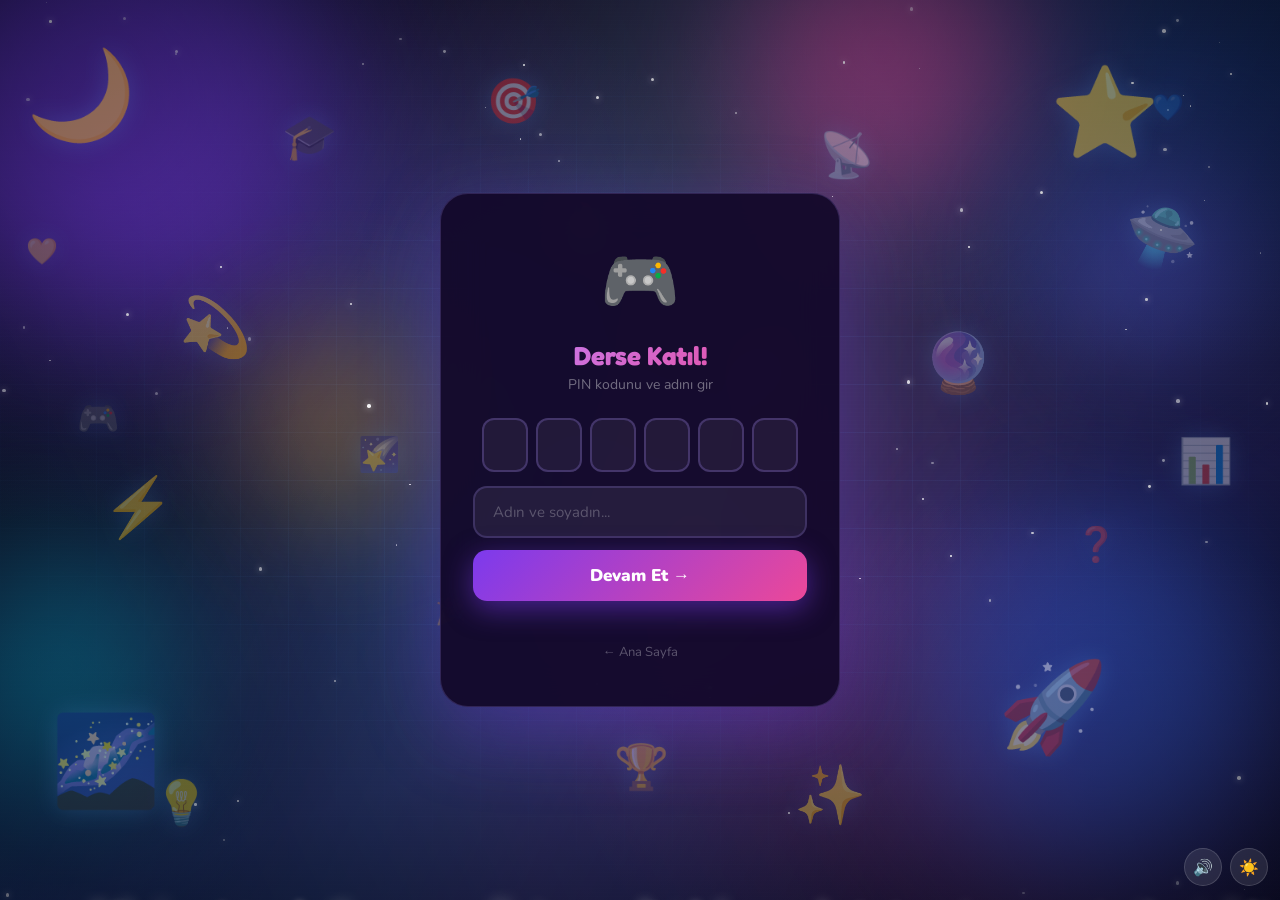
<file: ogrenci.html>
<!DOCTYPE html>
<html lang="tr" data-theme="dark">

<head>
  <meta charset="UTF-8">
  <meta name="viewport" content="width=device-width, initial-scale=1.0, maximum-scale=1.0, user-scalable=no">
  <title>Öğrenci — Akıllı Sınıf</title>
  <link
    href="https://fonts.googleapis.com/css2?family=Fredoka:wght@400;500;600;700&family=Nunito:wght@400;600;700;800;900&display=swap"
    rel="stylesheet">
  <link rel="stylesheet" href="styles.css?v=12">
  <script src="config.js"></script>
  <script>
    (function () {
      try {
        var t = localStorage.getItem('akillisınıf_tema');
        if (t === 'light' || t === 'dark') document.documentElement.setAttribute('data-theme', t);
      } catch (e) { /* ignore */ }
    })();
  </script>
  <script src="theme.js?v=7" defer></script>
  <script src="sounds.js"></script>
  <style>
    :root {
      --bg: #0d0221;
      --card: #13082a;
      --p: #7c3aed;
      --p2: #a78bfa;
      --blue: #2563eb;
      --pink: #ec4899;
      --amber: #f59e0b;
      --green: #10b981;
      --red: #ef4444;
    }

    [data-theme="light"] {
      --bg: #f0f4ff;
      --card: #ffffff;
    }

    * {
      margin: 0;
      padding: 0;
      box-sizing: border-box;
      -webkit-tap-highlight-color: transparent;
    }

    html,
    body {
      height: 100%;
      overflow: hidden;
    }

    body {
      font-family: 'Nunito', sans-serif;
      background: var(--bg);
      color: var(--text, #fff);
      transition: background .3s ease;
      height: 100vh;
      display: flex;
      flex-direction: column;
    }

    /* ── BG ── */
    .bg {
      position: fixed;
      inset: 0;
      pointer-events: none;
      z-index: 0;
      overflow: hidden;
    }

    .orb {
      position: absolute;
      border-radius: 50%;
      filter: blur(90px);
      animation: orbF 12s ease-in-out infinite;
    }

    .o1 {
      width: 500px;
      height: 500px;
      background: rgba(124, 58, 237, .22);
      top: -150px;
      left: -150px;
    }

    .o2 {
      width: 350px;
      height: 350px;
      background: rgba(236, 72, 153, .18);
      bottom: -80px;
      right: -80px;
      animation-delay: -4s;
    }

    .o3 {
      width: 280px;
      height: 280px;
      background: rgba(37, 99, 235, .16);
      top: 40%;
      left: 38%;
      animation-delay: -8s;
    }

    @keyframes orbF {

      0%,
      100% {
        transform: translate(0, 0)scale(1)
      }

      33% {
        transform: translate(18px, -18px)scale(1.06)
      }

      66% {
        transform: translate(-14px, 16px)scale(.94)
      }
    }

    .star {
      position: fixed;
      border-radius: 50%;
      pointer-events: none;
      z-index: 1;
      animation: twinkle linear infinite;
    }

    @keyframes twinkle {

      0%,
      100% {
        opacity: .7
      }

      50% {
        opacity: .05
      }
    }

    /* ── SCREEN SYSTEM ── */
    /* Each screen is a full fixed overlay */
    .screen {
      position: fixed;
      inset: 0;
      display: flex;
      flex-direction: column;
      align-items: center;
      justify-content: center;
      padding: 20px;
      z-index: 20;
      transition: opacity .35s ease, transform .35s ease;
    }

    .screen.out {
      opacity: 0;
      transform: scale(.95);
      pointer-events: none;
    }

    .screen.hidden {
      display: none !important;
    }

    .hidden {
      display: none !important;
    }

    /* ── LOGIN ── */
    [data-theme="dark"] #s-login {
      background: var(--bg);
    }

    .login-card {
      background: rgba(19, 8, 42, .92);
      border: 1px solid rgba(167, 139, 250, .2);
      border-radius: 28px;
      padding: 44px 32px;
      width: 100%;
      max-width: 400px;
      text-align: center;
      backdrop-filter: blur(20px);
      box-shadow: 0 24px 80px rgba(124, 58, 237, .3);
      animation: cardUp .7s cubic-bezier(.34, 1.56, .64, 1) both;
    }

    @keyframes cardUp {
      from {
        transform: translateY(60px) scale(.85);
        opacity: 0
      }

      to {
        transform: none;
        opacity: 1
      }
    }

    .login-icon {
      font-size: 64px;
      display: block;
      margin-bottom: 14px;
      animation: iconBob 2.5s ease-in-out infinite;
    }

    @keyframes iconBob {

      0%,
      100% {
        transform: translateY(0)
      }

      50% {
        transform: translateY(-8px)
      }
    }

    .login-card h2 {
      font-family: 'Fredoka', sans-serif;
      font-size: 26px;
      background: linear-gradient(135deg, #c084fc, #ec4899);
      -webkit-background-clip: text;
      -webkit-text-fill-color: transparent;
      margin-bottom: 4px;
    }

    .login-card p {
      color: rgba(255, 255, 255, .4);
      font-size: 14px;
      margin-bottom: 24px;
    }

    .inp {
      width: 100%;
      padding: 14px 18px;
      background: rgba(255, 255, 255, .07);
      border: 2px solid rgba(167, 139, 250, .2);
      border-radius: 14px;
      color: #fff;
      font-size: 15px;
      font-family: 'Nunito', sans-serif;
      outline: none;
      transition: .25s;
      margin-bottom: 12px;
    }

    .inp:focus {
      border-color: var(--p2);
      box-shadow: 0 0 0 4px rgba(124, 58, 237, .2);
    }

    .inp::placeholder {
      color: rgba(255, 255, 255, .25);
    }

    .btn-join {
      width: 100%;
      padding: 14px;
      border: none;
      border-radius: 14px;
      background: linear-gradient(135deg, #7c3aed, #ec4899);
      color: #fff;
      font-size: 17px;
      font-weight: 900;
      font-family: 'Nunito', sans-serif;
      cursor: pointer;
      transition: .25s;
      box-shadow: 0 8px 28px rgba(124, 58, 237, .5);
    }

    .btn-join:hover {
      transform: translateY(-3px);
    }

    .err {
      color: #f87171;
      font-size: 13px;
      margin-top: 8px;
      min-height: 18px;
    }

    /* ── AVATAR ── */
    [data-theme="dark"] #s-avatar {
      background: var(--bg);
    }

    .av-card {
      background: rgba(19, 8, 42, .92);
      border: 1px solid rgba(167, 139, 250, .2);
      border-radius: 28px;
      padding: 32px 24px;
      width: 100%;
      max-width: 480px;
      text-align: center;
      backdrop-filter: blur(20px);
      box-shadow: 0 24px 80px rgba(124, 58, 237, .3);
    }

    .av-card h2 {
      font-family: 'Fredoka', sans-serif;
      font-size: 24px;
      color: #fff;
      margin-bottom: 4px;
    }

    .av-card p {
      color: rgba(255, 255, 255, .4);
      font-size: 13px;
      margin-bottom: 20px;
    }

    .avatar-grid {
      display: grid;
      grid-template-columns: repeat(5, 1fr);
      gap: 10px;
      margin-bottom: 22px;
    }

    .av-btn {
      aspect-ratio: 1;
      border-radius: 16px;
      border: 3px solid transparent;
      background: rgba(255, 255, 255, .06);
      font-size: 32px;
      cursor: pointer;
      transition: .25s cubic-bezier(.34, 1.56, .64, 1);
      display: flex;
      align-items: center;
      justify-content: center;
    }

    .av-btn:hover {
      transform: scale(1.14);
      background: rgba(167, 139, 250, .15);
      border-color: rgba(167, 139, 250, .35);
    }

    .av-btn.sel {
      border-color: var(--p2);
      background: rgba(124, 58, 237, .25);
      transform: scale(1.1);
      box-shadow: 0 0 20px rgba(124, 58, 237, .5);
    }

    .btn-cont {
      width: 100%;
      padding: 13px;
      border: none;
      border-radius: 14px;
      background: linear-gradient(135deg, #7c3aed, #2563eb);
      color: #fff;
      font-size: 16px;
      font-weight: 900;
      font-family: 'Nunito', sans-serif;
      cursor: pointer;
      transition: .25s;
      box-shadow: 0 6px 22px rgba(124, 58, 237, .4);
    }

    .btn-cont:hover:not(:disabled) {
      transform: translateY(-2px);
    }

    .btn-cont:disabled {
      opacity: .35;
      cursor: not-allowed;
    }

    /* ── LOBBY ── */
    [data-theme="dark"] #s-lobby {
      background: var(--bg);
    }

    .lobby-inner {
      text-align: center;
      max-width: 380px;
      width: 100%;
    }

    .big-avatar {
      font-size: 88px;
      display: block;
      animation: avatarFloat 2.5s ease-in-out infinite;
      margin-bottom: 12px;
    }

    @keyframes avatarFloat {

      0%,
      100% {
        transform: translateY(0)
      }

      50% {
        transform: translateY(-12px)
      }
    }

    .player-name-big {
      font-family: 'Fredoka', sans-serif;
      font-size: 28px;
      color: #fff;
      margin-bottom: 8px;
    }

    .player-name-big span {
      color: var(--p2);
    }

    .conn-pill {
      display: inline-flex;
      align-items: center;
      gap: 7px;
      background: rgba(16, 185, 129, .12);
      border: 1.5px solid rgba(16, 185, 129, .3);
      border-radius: 30px;
      padding: 5px 16px;
      font-size: 13px;
      font-weight: 700;
      color: #34d399;
      margin-bottom: 20px;
    }

    .live-dot {
      width: 8px;
      height: 8px;
      background: #34d399;
      border-radius: 50%;
      animation: liveDot 1.2s ease infinite;
    }

    @keyframes liveDot {

      0%,
      100% {
        opacity: 1
      }

      50% {
        opacity: .15
      }
    }

    .teacher-card {
      background: rgba(37, 99, 235, .1);
      border: 1px solid rgba(96, 165, 250, .2);
      border-radius: 14px;
      padding: 12px 18px;
      font-size: 14px;
      color: #93c5fd;
      margin-bottom: 18px;
    }

    .teacher-card span {
      font-weight: 800;
    }

    .waiting-anim {
      font-size: 44px;
      margin-bottom: 12px;
      animation: waitSpin 4s linear infinite;
    }

    @keyframes waitSpin {
      from {
        transform: rotate(0)
      }

      to {
        transform: rotate(360deg)
      }
    }

    .waiting-txt {
      color: rgba(255, 255, 255, .4);
      font-size: 15px;
      line-height: 1.7;
      animation: pulse 2s ease-in-out infinite;
    }

    @keyframes pulse {

      0%,
      100% {
        opacity: 1
      }

      50% {
        opacity: .35
      }
    }

    /* Test hazırlanıyor bildirimi */
    .ready-banner {
      background: rgba(37, 99, 235, .15);
      border: 1px solid rgba(96, 165, 250, .25);
      border-radius: 16px;
      padding: 14px 18px;
      font-size: 14px;
      color: #93c5fd;
      margin-top: 14px;
      animation: cardUp .4s ease both;
    }

    .ready-banner strong {
      color: #60a5fa;
    }

    /* ── TEST BAŞLIYOR FLASH ── */
    #s-starting {
      background: linear-gradient(135deg, #1a0533, #060d1f);
    }

    .start-inner {
      text-align: center;
    }

    .start-icon {
      font-size: 100px;
      animation: startPop .6s cubic-bezier(.34, 1.56, .64, 1) both;
    }

    @keyframes startPop {
      from {
        transform: scale(0) rotate(-30deg)
      }

      to {
        transform: scale(1) rotate(0)
      }
    }

    .start-title {
      font-family: 'Fredoka', sans-serif;
      font-size: 38px;
      margin-top: 16px;
      animation: fadeUp .5s .2s both;
    }

    .start-sub {
      color: rgba(255, 255, 255, .5);
      font-size: 16px;
      margin-top: 8px;
      animation: fadeUp .5s .35s both;
    }

    @keyframes fadeUp {
      from {
        transform: translateY(20px);
        opacity: 0
      }

      to {
        transform: none;
        opacity: 1
      }
    }

    .countdown-num {
      font-family: 'Fredoka', sans-serif;
      font-size: 120px;
      color: #fbbf24;
      animation: countPop .4s cubic-bezier(.34, 1.56, .64, 1) both;
      line-height: 1;
    }

    @keyframes countPop {
      from {
        transform: scale(1.5);
        opacity: 0
      }

      to {
        transform: scale(1);
        opacity: 1
      }
    }

    /* ── SORU GELİYOR FLASH ── */
    #s-incoming {
      background: linear-gradient(135deg, #1a0533, #060d1f);
    }

    .incoming-inner {
      text-align: center;
    }

    .inc-icon {
      font-size: 96px;
      animation: startPop .5s cubic-bezier(.34, 1.56, .64, 1) both;
    }

    .inc-title {
      font-family: 'Fredoka', sans-serif;
      font-size: 34px;
      margin-top: 14px;
      animation: fadeUp .4s .15s both;
    }

    .inc-sub {
      color: rgba(255, 255, 255, .5);
      font-size: 16px;
      margin-top: 8px;
      animation: fadeUp .4s .3s both;
    }

    .soru-no-badge {
      display: inline-block;
      background: rgba(167, 139, 250, .2);
      border: 1px solid rgba(167, 139, 250, .3);
      border-radius: 30px;
      padding: 6px 18px;
      font-size: 13px;
      font-weight: 900;
      color: var(--p2);
      margin-bottom: 14px;
      animation: fadeUp .4s both;
    }

    /* ── SORU EKRANI ── */
    [data-theme="dark"] #s-question {
      background: var(--bg);
    }

    #s-question {
      padding: 0;
      justify-content: flex-start;
      overflow-y: auto;
    }

    .q-layout {
      width: 100%;
      max-width: 680px;
      margin: 0 auto;
      padding: 12px 16px 80px;
      display: flex;
      flex-direction: column;
      gap: 12px;
    }

    /* Üst bar */
    .q-topbar {
      display: flex;
      align-items: center;
      justify-content: space-between;
      padding: 10px 16px;
      background: rgba(13, 8, 26, .9);
      backdrop-filter: blur(12px);
      border-bottom: 1px solid rgba(167, 139, 250, .1);
      flex-shrink: 0;
      width: 100%;
    }

    .q-tb-left {
      display: flex;
      align-items: center;
      gap: 10px;
    }

    .q-avatar {
      font-size: 24px;
    }

    .q-playername {
      font-size: 13px;
      font-weight: 800;
      color: #fff;
    }

    .q-score {
      font-family: 'Fredoka', sans-serif;
      font-size: 16px;
      color: #fbbf24;
    }

    .q-tb-right {
      display: flex;
      align-items: center;
      gap: 8px;
    }

    .q-rank-pill {
      background: rgba(251, 191, 36, .1);
      border: 1px solid rgba(251, 191, 36, .2);
      border-radius: 20px;
      padding: 3px 10px;
      font-size: 12px;
      font-weight: 800;
      color: #fbbf24;
    }

    /* Timer ring */
    .timer-ring-outer {
      display: flex;
      justify-content: center;
      margin: 0;
    }

    .tring {
      position: relative;
      width: 70px;
      height: 70px;
    }

    .tring svg {
      transform: rotate(-90deg);
    }

    .trc-bg {
      fill: none;
      stroke: rgba(255, 255, 255, .08);
      stroke-width: 7;
    }

    .trc-fill {
      fill: none;
      stroke: var(--amber);
      stroke-width: 7;
      stroke-linecap: round;
      transition: stroke-dashoffset 1s linear, stroke .3s;
    }

    .tring-num {
      position: absolute;
      inset: 0;
      display: flex;
      align-items: center;
      justify-content: center;
      font-family: 'Fredoka', sans-serif;
      font-size: 20px;
      color: var(--amber);
    }

    /* Soru progress */
    .q-progress-bar {
      height: 5px;
      background: rgba(255, 255, 255, .07);
      border-radius: 5px;
      overflow: hidden;
      margin: 0 16px;
    }

    .q-progress-fill {
      height: 100%;
      background: linear-gradient(90deg, #7c3aed, #ec4899);
      border-radius: 5px;
      transition: width .5s ease;
    }

    /* Soru kartı */
    .q-card {
      background: rgba(19, 8, 42, .9);
      border: 1px solid rgba(167, 139, 250, .15);
      border-radius: 20px;
      padding: 20px 18px;
      animation: qSlide .45s cubic-bezier(.34, 1.56, .64, 1) both;
      backdrop-filter: blur(12px);
    }

    @keyframes qSlide {
      from {
        transform: translateY(-24px) scale(.96);
        opacity: 0
      }

      to {
        transform: none;
        opacity: 1
      }
    }

    .q-label {
      font-size: 11px;
      font-weight: 900;
      color: var(--p2);
      text-transform: uppercase;
      letter-spacing: 2px;
      margin-bottom: 8px;
    }

    .q-text {
      font-size: 18px;
      font-weight: 800;
      color: #fff;
      line-height: 1.45;
    }

    /* Options */
    .options-grid {
      display: grid;
      grid-template-columns: 1fr 1fr;
      gap: 10px;
    }

    .opt {
      position: relative;
      border: none;
      border-radius: 18px;
      padding: 16px 14px;
      cursor: pointer;
      font-family: 'Nunito', sans-serif;
      font-size: 15px;
      font-weight: 800;
      color: #fff;
      display: flex;
      align-items: center;
      gap: 10px;
      text-align: left;
      overflow: hidden;
      transition: .2s cubic-bezier(.34, 1.56, .64, 1);
      animation: optIn .45s cubic-bezier(.34, 1.56, .64, 1) both;
      min-height: 64px;
    }

    .opt:nth-child(1) {
      animation-delay: .08s
    }

    .opt:nth-child(2) {
      animation-delay: .16s
    }

    .opt:nth-child(3) {
      animation-delay: .24s
    }

    .opt:nth-child(4) {
      animation-delay: .32s
    }

    @keyframes optIn {
      from {
        transform: translateY(22px) scale(.9);
        opacity: 0
      }

      to {
        transform: none;
        opacity: 1
      }
    }

    .opt:hover:not(:disabled):not(.picked):not(.correct):not(.wrong) {
      transform: scale(1.04) translateY(-2px);
    }

    .opt:active:not(:disabled) {
      transform: scale(.96);
    }

    .opt:disabled {
      cursor: default;
    }

    .opt.c0 {
      background: linear-gradient(140deg, #dc2626, #b91c1c);
    }

    .opt.c1 {
      background: linear-gradient(140deg, #1d4ed8, #1e40af);
    }

    .opt.c2 {
      background: linear-gradient(140deg, #15803d, #166534);
    }

    .opt.c3 {
      background: linear-gradient(140deg, #d97706, #b45309);
    }

    .opt.c4 {
      background: linear-gradient(140deg, #7c3aed, #6d28d9);
    }

    .opt.c5 {
      background: linear-gradient(140deg, #0891b2, #0e7490);
    }

    .opt-letter {
      width: 32px;
      height: 32px;
      border-radius: 10px;
      background: rgba(255, 255, 255, .22);
      display: flex;
      align-items: center;
      justify-content: center;
      font-size: 15px;
      font-weight: 900;
      flex-shrink: 0;
    }

    .opt.picked {
      transform: scale(1.04) !important;
      box-shadow: 0 0 0 4px rgba(255, 255, 255, .55), 0 8px 28px rgba(0, 0, 0, .4);
    }

    .opt.correct {
      background: linear-gradient(140deg, #16a34a, #15803d) !important;
      box-shadow: 0 0 0 4px rgba(34, 197, 94, .6) !important;
    }

    .opt.wrong {
      opacity: .5;
    }

    /* Shimmer */
    .opt::after {
      content: '';
      position: absolute;
      top: -50%;
      left: -75%;
      width: 50%;
      height: 200%;
      background: linear-gradient(90deg, transparent, rgba(255, 255, 255, .1), transparent);
      transform: skewX(-20deg);
      animation: shimmer 3s ease-in-out infinite;
    }

    .opt:nth-child(2)::after {
      animation-delay: -1.5s
    }

    .opt:nth-child(3)::after {
      animation-delay: -3s
    }

    @keyframes shimmer {
      0% {
        left: -75%
      }

      60%,
      100% {
        left: 160%
      }
    }

    /* Açık uçlu */
    .open-wrap {
      animation: qSlide .4s .1s both;
    }

    .open-wrap textarea {
      width: 100%;
      padding: 14px;
      background: rgba(255, 255, 255, .07);
      border: 2px solid rgba(167, 139, 250, .18);
      border-radius: 16px;
      color: #fff;
      font-size: 15px;
      font-family: 'Nunito', sans-serif;
      outline: none;
      resize: vertical;
      min-height: 100px;
      transition: .25s;
    }

    .open-wrap textarea:focus {
      border-color: var(--p2);
      box-shadow: 0 0 0 4px rgba(124, 58, 237, .2);
    }

    .btn-open {
      width: 100%;
      margin-top: 10px;
      padding: 13px;
      border: none;
      border-radius: 14px;
      background: linear-gradient(135deg, #7c3aed, #ec4899);
      color: #fff;
      font-size: 16px;
      font-weight: 900;
      font-family: 'Nunito', sans-serif;
      cursor: pointer;
      transition: .25s;
      box-shadow: 0 6px 22px rgba(124, 58, 237, .4);
    }

    .btn-open:hover:not(:disabled) {
      transform: translateY(-2px);
    }

    .btn-open:disabled {
      opacity: .35;
      cursor: default;
    }

    /* Feedback */
    .fb {
      display: flex;
      align-items: center;
      gap: 10px;
      border-radius: 50px;
      padding: 11px 22px;
      font-size: 15px;
      font-weight: 800;
      animation: fbPop .5s cubic-bezier(.34, 1.56, .64, 1) both;
      align-self: center;
    }

    @keyframes fbPop {
      from {
        transform: scale(0)
      }

      to {
        transform: scale(1)
      }
    }

    .fb-sent {
      background: rgba(59, 130, 246, .18);
      border: 2px solid rgba(96, 165, 250, .35);
      color: #93c5fd;
    }

    .fb-ok {
      background: rgba(34, 197, 94, .18);
      border: 2px solid rgba(34, 197, 94, .35);
      color: #86efac;
    }

    .fb-bad {
      background: rgba(239, 68, 68, .18);
      border: 2px solid rgba(239, 68, 68, .35);
      color: #fca5a5;
    }

    .fb-timeout {
      background: rgba(245, 158, 11, .18);
      border: 2px solid rgba(245, 158, 11, .35);
      color: #fde68a;
    }

    /* ── SONUÇ POPUP ── */
    .result-popup {
      position: fixed;
      inset: 0;
      z-index: 50;
      display: flex;
      align-items: center;
      justify-content: center;
      padding: 20px;
      background: rgba(0, 0, 0, .6);
      backdrop-filter: blur(8px);
      opacity: 0;
      pointer-events: none;
      transition: opacity .3s;
    }

    .result-popup.show {
      opacity: 1;
      pointer-events: all;
    }

    .result-inner {
      background: var(--card);
      border: 1px solid rgba(167, 139, 250, .2);
      border-radius: 24px;
      padding: 32px 28px;
      max-width: 380px;
      width: 100%;
      text-align: center;
      box-shadow: 0 24px 80px rgba(124, 58, 237, .4);
      transform: scale(.8);
      transition: transform .4s cubic-bezier(.34, 1.56, .64, 1);
    }

    .result-popup.show .result-inner {
      transform: scale(1);
    }

    .result-icon {
      font-size: 72px;
      display: block;
      margin-bottom: 12px;
    }

    .result-title {
      font-family: 'Fredoka', sans-serif;
      font-size: 28px;
      margin-bottom: 6px;
    }

    .result-sub {
      color: rgba(255, 255, 255, .5);
      font-size: 14px;
      margin-bottom: 16px;
      line-height: 1.6;
    }

    .puan-earned {
      font-family: 'Fredoka', sans-serif;
      font-size: 42px;
      color: #fbbf24;
      margin-bottom: 4px;
    }

    .puan-label {
      color: rgba(255, 255, 255, .4);
      font-size: 13px;
      margin-bottom: 16px;
    }

    .total-puan {
      background: rgba(37, 99, 235, .15);
      border: 1px solid rgba(96, 165, 250, .2);
      border-radius: 14px;
      padding: 10px 18px;
      font-size: 14px;
      color: #93c5fd;
      margin-bottom: 14px;
    }

    .total-puan strong {
      font-family: 'Fredoka', sans-serif;
      font-size: 20px;
      color: #60a5fa;
    }

    .mini-lb {
      text-align: left;
    }

    .mlb-title {
      font-size: 11px;
      font-weight: 900;
      color: rgba(255, 255, 255, .3);
      text-transform: uppercase;
      letter-spacing: 2px;
      margin-bottom: 8px;
    }

    .mlb-row {
      display: flex;
      align-items: center;
      gap: 8px;
      padding: 6px 0;
      border-bottom: 1px solid rgba(255, 255, 255, .05);
      font-size: 13px;
    }

    .mlb-row:last-child {
      border: none;
    }

    .mlb-medal {
      min-width: 22px;
      font-size: 16px;
    }

    .mlb-name {
      flex: 1;
      font-weight: 700;
    }

    .mlb-score {
      font-family: 'Fredoka', sans-serif;
      color: #60a5fa;
    }

    .mlb-me {
      background: rgba(124, 58, 237, .15);
      border-radius: 8px;
      padding: 2px 8px;
    }

    .next-pill {
      display: inline-flex;
      align-items: center;
      gap: 6px;
      background: rgba(37, 99, 235, .15);
      border: 1px solid rgba(96, 165, 250, .2);
      border-radius: 30px;
      padding: 6px 16px;
      font-size: 13px;
      font-weight: 800;
      color: #60a5fa;
      margin-top: 12px;
      animation: pulse 1.5s ease-in-out infinite;
    }

    /* ── TEST BİTTİ / FİNAL ── */
    [data-theme="dark"] #s-final {
      background: linear-gradient(135deg, #0d0221, #1a0533);
    }

    #s-final {
      overflow-y: auto;
      justify-content: flex-start;
      padding: 30px 20px 60px;
    }

    .final-inner {
      width: 100%;
      max-width: 500px;
      text-align: center;
    }

    .final-trophy {
      font-size: 96px;
      display: block;
      animation: trophySpin 1s cubic-bezier(.34, 1.56, .64, 1) both;
    }

    @keyframes trophySpin {
      from {
        transform: scale(0) rotate(-180deg)
      }

      to {
        transform: scale(1) rotate(0)
      }
    }

    .final-title {
      font-family: 'Fredoka', sans-serif;
      font-size: 34px;
      margin: 16px 0 4px;
      animation: fadeUp .5s .3s both;
    }

    .final-sub {
      color: rgba(255, 255, 255, .45);
      font-size: 14px;
      margin-bottom: 28px;
      animation: fadeUp .5s .45s both;
    }

    .my-result-card {
      background: linear-gradient(135deg, rgba(124, 58, 237, .25), rgba(37, 99, 235, .2));
      border: 1px solid rgba(167, 139, 250, .25);
      border-radius: 20px;
      padding: 24px;
      margin-bottom: 24px;
      animation: fadeUp .5s .5s both;
    }

    .mr-rank {
      font-family: 'Fredoka', sans-serif;
      font-size: 56px;
      margin-bottom: 6px;
    }

    .mr-puan {
      font-family: 'Fredoka', sans-serif;
      font-size: 40px;
      color: #fbbf24;
      margin-bottom: 4px;
    }

    .mr-puan-label {
      color: rgba(255, 255, 255, .4);
      font-size: 13px;
      margin-bottom: 10px;
    }

    .mr-name {
      font-size: 16px;
      font-weight: 800;
      color: var(--p2);
    }

    .final-lb {
      background: rgba(19, 8, 42, .85);
      border: 1px solid rgba(167, 139, 250, .15);
      border-radius: 20px;
      overflow: hidden;
      animation: fadeUp .5s .6s both;
    }

    .flb-header {
      padding: 14px 18px;
      background: rgba(255, 255, 255, .04);
      border-bottom: 1px solid rgba(255, 255, 255, .06);
      font-size: 12px;
      font-weight: 900;
      color: rgba(255, 255, 255, .3);
      text-transform: uppercase;
      letter-spacing: 2px;
    }

    .flb-row {
      display: flex;
      align-items: center;
      gap: 12px;
      padding: 14px 18px;
      border-bottom: 1px solid rgba(255, 255, 255, .06);
      animation: qSlide .4s ease both;
    }

    .flb-row:last-child {
      border: none;
    }

    .flb-medal {
      font-size: 22px;
      min-width: 28px;
      text-align: center;
    }

    .flb-name {
      flex: 1;
      font-size: 15px;
      font-weight: 800;
    }

    .flb-score {
      font-family: 'Fredoka', sans-serif;
      font-size: 18px;
      color: #60a5fa;
    }

    .flb-row.me-row {
      background: rgba(124, 58, 237, .12);
      border-left: 3px solid var(--p2);
    }

    .btn-restart {
      margin-top: 20px;
      padding: 14px 32px;
      border: none;
      border-radius: 14px;
      background: linear-gradient(135deg, #7c3aed, #ec4899);
      color: #fff;
      font-size: 16px;
      font-weight: 900;
      font-family: 'Nunito', sans-serif;
      cursor: pointer;
      box-shadow: 0 8px 24px rgba(124, 58, 237, .4);
      animation: fadeUp .5s .8s both;
    }

    .btn-restart:hover {
      transform: translateY(-3px);
    }

    /* Confetti */
    .conf-piece {
      position: fixed;
      pointer-events: none;
      z-index: 200;
      border-radius: 2px;
      animation: confFall 1.8s ease-out forwards;
    }

    @keyframes confFall {
      0% {
        transform: translateY(-20px) rotate(0) scale(1);
        opacity: 1
      }

      100% {
        transform: translateY(220px) rotate(720deg) scale(0);
        opacity: 0
      }
    }

    /* Connection lost */
    #conn-lost {
      position: fixed;
      bottom: 20px;
      left: 50%;
      transform: translateX(-50%);
      background: rgba(239, 68, 68, .15);
      border: 1px solid rgba(239, 68, 68, .3);
      border-radius: 12px;
      padding: 8px 18px;
      font-size: 13px;
      font-weight: 700;
      color: #f87171;
      z-index: 100;
      display: none;
    }

    /* ══════════════════════════════════════
   TEMA DEĞİŞKENLERİ
══════════════════════════════════════ */
    [data-theme="dark"] .bg {
      display: block;
    }

    [data-theme="light"] .bg {
      display: none;
    }

    [data-theme="light"] .bg-light {
      display: block !important;
    }

    [data-theme="dark"] .bg-light {
      display: none !important;
    }

    [data-theme="light"] .star {
      display: none;
    }

    .bg-light {
      position: fixed;
      inset: 0;
      pointer-events: none;
      z-index: 0;
    }

    /* bg-light-grad & dots → styles.css */

    @keyframes gradShift {

      0%,
      100% {
        background-position: 0% 50%;
      }

      50% {
        background-position: 100% 50%;
      }
    }

    /* TEMA + SES DOCK */
    .student-util-dock {
      position: fixed;
      bottom: max(14px, env(safe-area-inset-bottom));
      right: max(12px, env(safe-area-inset-right));
      z-index: 999;
      display: flex;
      flex-direction: row;
      align-items: center;
      gap: 8px;
    }

    body.student-on-question .student-util-dock {
      bottom: max(10px, env(safe-area-inset-bottom));
      left: max(10px, env(safe-area-inset-left));
      right: auto;
    }

    .student-util-dock .sound-toggle-btn,
    .student-util-dock .theme-toggle-btn {
      position: static;
      top: auto;
      right: auto;
      width: 38px;
      height: 38px;
      font-size: 16px;
      flex-shrink: 0;
    }

    .theme-toggle-btn {
      border-radius: 50%;
      border: none;
      cursor: pointer;
      display: flex;
      align-items: center;
      justify-content: center;
      transition: transform .2s, background .3s;
      backdrop-filter: blur(10px);
    }

    [data-theme="dark"] .theme-toggle-btn {
      background: rgba(255, 255, 255, .1);
      border: 1px solid rgba(255, 255, 255, .15);
    }

    [data-theme="light"] .theme-toggle-btn {
      background: rgba(255, 255, 255, .9);
      border: 2px solid rgba(99, 102, 241, .2);
      box-shadow: 0 2px 10px rgba(0, 0, 0, .1);
    }

    .theme-toggle-btn:hover {
      transform: scale(1.15) rotate(20deg);
    }

    /* ══════════════════════════════════════
   AÇIK TEMA OVERRIDE'LARI
   (sadece [data-theme="light"] altında)
══════════════════════════════════════ */

    /* --- index.html & genel --- */
    [data-theme="light"] body {
      background: transparent !important;
      color: #1e1b4b;
    }

    [data-theme="light"] h1 {
      color: #1e1b4b;
    }

    [data-theme="light"] .subtitle {
      color: #6b7280;
    }

    [data-theme="light"] .live-pill {
      background: rgba(16, 185, 129, .1);
      border-color: rgba(16, 185, 129, .3);
      color: #059669;
    }

    [data-theme="light"] .live-dot {
      background: #10b981;
    }

    [data-theme="light"] .qr-section {
      background: rgba(255, 255, 255, .8);
      border: 2px solid rgba(255, 255, 255, .95);
      box-shadow: 0 4px 24px rgba(99, 102, 241, .1);
    }

    [data-theme="light"] .qr-label {
      color: #6b7280;
    }

    [data-theme="light"] #qr-url {
      color: #7c3aed;
    }

    /* --- ogretmen.html topbar --- */
    [data-theme="light"] .topbar {
      background: rgba(255, 255, 255, .92);
      border-bottom: 2px solid #e0e7ff;
      box-shadow: 0 2px 12px rgba(99, 102, 241, .08);
    }

    [data-theme="light"] .tb-brand {
      background: linear-gradient(135deg, #2563eb, #7c3aed);
      -webkit-background-clip: text;
      -webkit-text-fill-color: transparent;
    }

    [data-theme="light"] .tb-sub {
      color: #6b7280;
    }

    [data-theme="light"] .btn-exit {
      color: #6b7280;
      border-color: #e0e7ff;
    }

    /* --- tab bar → styles.css --- */

    /* --- card --- */
    [data-theme="light"] .card {
      background: #ffffff;
      border: 2px solid #e0e7ff;
      box-shadow: 0 4px 20px rgba(99, 102, 241, .07);
    }

    [data-theme="light"] .card-t {
      color: #9ca3af;
    }

    [data-theme="light"] label {
      color: #4b5563;
    }

    /* --- form inputs --- */
    [data-theme="light"] .fi,
    [data-theme="light"] .inp {
      background: #f8fafc;
      border-color: #e0e7ff;
      color: #1e1b4b;
    }

    [data-theme="light"] .fi::placeholder,
    [data-theme="light"] .inp::placeholder {
      color: #c4b5fd;
    }

    [data-theme="light"] .fi:focus,
    [data-theme="light"] .inp:focus {
      border-color: #7c3aed;
      background: #fff;
      box-shadow: 0 0 0 3px rgba(124, 58, 237, .1);
    }

    [data-theme="light"] select.fi option {
      background: #fff;
      color: #1e1b4b;
    }

    [data-theme="light"] .sik-l {
      color: #9ca3af;
    }

    /* --- soru listesi (builder) --- */
    [data-theme="light"] .q-item {
      background: #f8fafc;
      border-color: #e0e7ff;
    }

    [data-theme="light"] .q-item:hover {
      border-color: #c4b5fd;
    }

    [data-theme="light"] .q-text {
      color: #1e1b4b;
    }

    [data-theme="light"] .q-num-badge {
      background: linear-gradient(135deg, #2563eb, #7c3aed);
    }

    /* --- QR lobby --- */
    [data-theme="light"] #s-qr {
      background: transparent !important;
    }

    [data-theme="light"] .qr-card {
      background: rgba(255, 255, 255, .96);
      border: 2px solid rgba(99, 102, 241, .2);
      box-shadow: 0 24px 80px rgba(99, 102, 241, .15);
    }

    [data-theme="light"] .qr-title {
      color: #1e1b4b;
    }

    [data-theme="light"] .qr-sub {
      color: #6b7280;
    }

    [data-theme="light"] .qr-url {
      color: #2563eb;
    }

    [data-theme="light"] .student-count {
      color: #059669;
    }

    [data-theme="light"] .student-label {
      color: #6b7280;
    }

    [data-theme="light"] .s-chip {
      background: #ede9fe;
      border-color: #ddd6fe;
      color: #6d28d9;
    }

    /* --- istatistik kutuları --- */
    [data-theme="light"] .sbox {
      background: #f8fafc;
      border-color: #e0e7ff;
    }

    [data-theme="light"] .snum {
      color: #2563eb;
    }

    [data-theme="light"] .slabel {
      color: #9ca3af;
    }

    [data-theme="light"] .trc-bg {
      stroke: #e0e7ff !important;
    }

    /* --- progress bars --- */
    [data-theme="light"] .pb-wrap {
      background: #f8fafc;
      border-color: #e0e7ff;
    }

    [data-theme="light"] .pb-label {
      color: #1e1b4b;
    }

    [data-theme="light"] .pb-bar {
      background: #e0e7ff;
    }

    /* --- yanıt listesi --- */
    [data-theme="light"] .ans {
      border-bottom-color: #f3f4f6;
      color: #1e1b4b;
    }

    [data-theme="light"] .a-badge {
      background: #ede9fe;
      color: #6d28d9;
    }

    [data-theme="light"] .a-ok {
      background: rgba(16, 185, 129, .12) !important;
      color: #059669 !important;
    }

    [data-theme="light"] .a-no {
      background: rgba(239, 68, 68, .1) !important;
      color: #dc2626 !important;
    }

    /* --- aktif soru banner --- */
    [data-theme="light"] .q-banner {
      background: linear-gradient(135deg, rgba(219, 234, 254, .9), rgba(237, 233, 254, .9));
      border-color: rgba(99, 102, 241, .25);
    }

    [data-theme="light"] .qb-label {
      color: #2563eb;
    }

    [data-theme="light"] .qb-text {
      color: #1e1b4b;
    }

    [data-theme="light"] .qb-prog {
      color: #6b7280;
    }

    [data-theme="light"] .test-prog-bar {
      background: #e0e7ff;
    }

    /* --- sıralama (leaderboard) --- */
    [data-theme="light"] .lb-item {
      background: #f8fafc;
      border-color: #e0e7ff;
    }

    [data-theme="light"] .lb-item:hover {
      border-color: #c4b5fd;
    }

    [data-theme="light"] .lb-name {
      color: #1e1b4b;
    }

    [data-theme="light"] .lb-score {
      color: #2563eb;
    }

    [data-theme="light"] .lb-rank.other {
      color: #9ca3af;
    }

    /* --- loglar --- */
    [data-theme="light"] .log-i {
      border-bottom-color: #f3f4f6;
      color: #1e1b4b;
    }

    /* --- arşiv --- */
    [data-theme="light"] .ar-item {
      background: #f8fafc;
      border-color: #e0e7ff;
    }

    [data-theme="light"] .ar-item h4 {
      color: #1e1b4b;
    }

    [data-theme="light"] .ar-badge {
      background: #f3f4f6;
      color: #6b7280;
    }

    [data-theme="light"] .ar-ok {
      background: rgba(16, 185, 129, .1);
      color: #059669;
    }

    /* --- öğrenci listesi --- */
    [data-theme="light"] .og-item {
      border-bottom-color: #f3f4f6;
    }

    [data-theme="light"] .og-on {
      background: rgba(16, 185, 129, .1);
      color: #059669;
      border-color: rgba(16, 185, 129, .2);
    }

    [data-theme="light"] .og-off {
      background: rgba(239, 68, 68, .08);
      color: #dc2626;
      border-color: rgba(239, 68, 68, .15);
    }

    /* --- lc (login kartı) --- */
    [data-theme="light"] .lc {
      background: rgba(255, 255, 255, .96) !important;
      border: 2px solid rgba(99, 102, 241, .2) !important;
      box-shadow: 0 8px 0 rgba(99, 102, 241, .12), 0 24px 60px rgba(99, 102, 241, .15) !important;
    }

    [data-theme="light"] .lc h2 {
      color: #1e1b4b;
    }

    [data-theme="light"] .lc p {
      color: #6b7280;
    }

    /* --- ogrenci.html login/avatar/lobby --- */
    [data-theme="light"] .login-card,
    [data-theme="light"] .av-card {
      background: rgba(255, 255, 255, .9) !important;
      border: 2px solid rgba(255, 255, 255, .95) !important;
      box-shadow: 0 8px 0 rgba(124, 58, 237, .12), 0 20px 60px rgba(124, 58, 237, .12) !important;
    }

    [data-theme="light"] .login-card p,
    [data-theme="light"] .av-card p {
      color: #6b7280 !important;
    }

    [data-theme="light"] .av-btn {
      background: #f8fafc;
      border-color: #e0e7ff;
    }

    [data-theme="light"] .av-btn:hover {
      background: #ede9fe;
      border-color: #a78bfa;
    }

    [data-theme="light"] .av-btn.sel {
      background: #ede9fe;
      border-color: #7c3aed;
      box-shadow: 0 0 0 3px rgba(124, 58, 237, .2);
    }

    [data-theme="light"] .lobby-card {
      background: rgba(255, 255, 255, .9) !important;
      border: 2px solid rgba(255, 255, 255, .95) !important;
    }

    [data-theme="light"] .player-name-big {
      color: #1e1b4b;
    }

    [data-theme="light"] .waiting-txt {
      color: #6b7280;
    }

    [data-theme="light"] .teacher-card {
      background: #ede9fe;
      border-color: #ddd6fe;
      color: #6d28d9;
    }

    [data-theme="light"] .ready-banner {
      background: #ede9fe;
      border-color: #c4b5fd;
      color: #5b21b6;
    }

    /* --- ogrenci.html soru ekranı --- */
    [data-theme="light"] .q-topbar {
      background: rgba(255, 255, 255, .92) !important;
      border-bottom: 2px solid #e0e7ff !important;
      box-shadow: 0 2px 12px rgba(99, 102, 241, .08);
    }

    [data-theme="light"] .q-playername {
      color: #1e1b4b;
    }

    [data-theme="light"] .q-score {
      color: #7c3aed;
    }

    [data-theme="light"] .q-progress-bar {
      background: #e0e7ff;
    }

    [data-theme="light"] .q-card {
      background: #ffffff !important;
      border: 2px solid #e0e7ff !important;
      box-shadow: 0 4px 20px rgba(99, 102, 241, .1);
    }

    [data-theme="light"] .q-label {
      color: #7c3aed !important;
    }

    [data-theme="light"] .q-text {
      color: #1e1b4b !important;
    }

    [data-theme="light"] .open-wrap textarea {
      background: #fff !important;
      border-color: #e0e7ff !important;
      color: #1e1b4b !important;
    }

    /* --- feedback --- */
    [data-theme="light"] .fb-sent {
      background: #ede9fe;
      border-color: #c4b5fd;
      color: #6d28d9;
    }

    [data-theme="light"] .fb-ok {
      background: #dcfce7;
      border-color: #86efac;
      color: #166534;
    }

    [data-theme="light"] .fb-bad {
      background: #fee2e2;
      border-color: #fca5a5;
      color: #991b1b;
    }

    [data-theme="light"] .fb-timeout {
      background: #fef3c7;
      border-color: #fde68a;
      color: #92400e;
    }

    /* --- sonuç popup --- */
    [data-theme="light"] .result-popup {
      background: rgba(99, 102, 241, .15);
    }

    [data-theme="light"] .result-inner {
      background: #fff !important;
      border: 2px solid #e0e7ff !important;
      box-shadow: 0 8px 0 rgba(99, 102, 241, .12), 0 24px 60px rgba(99, 102, 241, .15) !important;
    }

    [data-theme="light"] .result-title {
      color: #1e1b4b !important;
    }

    [data-theme="light"] .result-sub {
      color: #6b7280 !important;
    }

    [data-theme="light"] .puan-label {
      color: #6b7280 !important;
    }

    [data-theme="light"] .total-puan {
      background: #ede9fe !important;
      border-color: #ddd6fe !important;
      color: #6d28d9 !important;
    }

    [data-theme="light"] .total-puan strong {
      color: #7c3aed !important;
    }

    [data-theme="light"] .mlb-row {
      border-bottom-color: #f3f4f6 !important;
    }

    [data-theme="light"] .mlb-name {
      color: #1e1b4b !important;
    }

    [data-theme="light"] .mlb-score {
      color: #7c3aed !important;
    }

    [data-theme="light"] .mlb-me {
      background: #ede9fe !important;
    }

    [data-theme="light"] .next-pill {
      background: #dbeafe !important;
      border-color: #bfdbfe !important;
      color: #1d4ed8 !important;
    }

    /* --- final ekranı --- */
    [data-theme="light"] #s-final {
      background: transparent !important;
    }

    [data-theme="light"] .final-title {
      color: #1e1b4b !important;
    }

    [data-theme="light"] .final-sub {
      color: #6b7280 !important;
    }

    [data-theme="light"] .final-lb {
      background: #fff !important;
      border: 2px solid #e0e7ff !important;
    }

    [data-theme="light"] .flb-header {
      background: #f8fafc !important;
      border-bottom-color: #e0e7ff !important;
      color: #6b7280 !important;
    }

    [data-theme="light"] .flb-row {
      border-bottom-color: #f3f4f6 !important;
    }

    [data-theme="light"] .flb-name {
      color: #1e1b4b !important;
    }

    [data-theme="light"] .flb-score {
      color: #7c3aed !important;
    }

    [data-theme="light"] .flb-row.me-row {
      background: #ede9fe !important;
      border-left-color: #7c3aed !important;
    }

    /* Kahoot party arka plan — ekran katmanları şeffaf */
    [data-theme="light"] #s-login,
    [data-theme="light"] #s-avatar,
    [data-theme="light"] #s-lobby,
    [data-theme="light"] #s-question,
    [data-theme="light"] #s-final,
    [data-theme="light"] .screen {
      background: transparent !important;
    }

    [data-theme="light"] .login-card h2 {
      background: none;
      -webkit-text-fill-color: #1e1b4b;
      color: #1e1b4b;
    }

    [data-theme="light"] .lobby-inner {
      background: rgba(255, 255, 255, .92);
      border: 2px solid rgba(255, 255, 255, .96);
      border-radius: 24px;
      padding: 24px 18px;
      box-shadow: 0 12px 40px rgba(99, 102, 241, .12);
    }

    @media (max-width: 520px) {
      html, body { overflow-x: hidden; }
      .screen {
        padding: 12px;
        padding-top: max(12px, env(safe-area-inset-top));
        padding-bottom: max(12px, env(safe-area-inset-bottom));
        overflow-y: auto;
        -webkit-overflow-scrolling: touch;
        justify-content: flex-start;
      }
      #s-login, #s-avatar, #s-lobby {
        justify-content: center;
      }
      .login-card, .av-card {
        padding: 28px 18px;
        border-radius: 22px;
        max-width: 100%;
      }
      .login-card h2 { font-size: 22px; }
      .login-icon { font-size: 52px; }
      .inp, .btn-join { font-size: 16px; }
      .student-util-dock .sound-toggle-btn,
      .student-util-dock .theme-toggle-btn {
        width: 36px;
        height: 36px;
        font-size: 15px;
      }
      .avatar-grid { grid-template-columns: repeat(4, 1fr); gap: 8px; }
      .av-btn { font-size: 26px; border-radius: 12px; }
      .big-avatar { font-size: 64px; }
      .player-name-big { font-size: 22px; }
      .q-layout { padding: 10px 12px 72px; }
      .q-text { font-size: 16px; }
      .opt { font-size: 13px; padding: 12px 10px; min-height: 54px; border-radius: 14px; }
      .options-grid { gap: 8px; }
      .q-topbar { padding: 8px 10px; }
      .tring { width: 56px; height: 56px; }
      .tring-num { font-size: 17px; }
      #s-login a[href="index.html"] { color: #64748b !important; }
    }
  </style>
</head>

<body>

  <!-- LIGHT BG (dark'ta gizlenir, light'ta görünür) -->
  <div class="bg-light">
    <div class="bg-light-grad"></div>
    <div class="bg-light-dots"></div>
  </div>

  <!-- SES + TEMA DOCK -->
  <div id="student-util-dock" class="student-util-dock">
    <div id="sound-toggle-mount"></div>
    <button type="button" class="theme-toggle-btn" onclick="ThemeManager.toggleTheme()" title="Temayı değiştir"
      aria-label="Tema">☀️</button>
  </div>

  <div class="bg">
    <div class="orb o1"></div>
    <div class="orb o2"></div>
    <div class="orb o3"></div>
  </div>

  <!-- ── S1: GİRİŞ ── -->
  <div class="screen" id="s-login">
    <div class="login-card">
      <span class="login-icon">🎮</span>
      <h2>Derse Katıl!</h2>
      <p>PIN kodunu ve adını gir</p>
      <div class="pin-input-row" id="pin-row">
        <input type="text" class="pin-digit" maxlength="1" inputmode="numeric" pattern="[0-9]">
        <input type="text" class="pin-digit" maxlength="1" inputmode="numeric" pattern="[0-9]">
        <input type="text" class="pin-digit" maxlength="1" inputmode="numeric" pattern="[0-9]">
        <input type="text" class="pin-digit" maxlength="1" inputmode="numeric" pattern="[0-9]">
        <input type="text" class="pin-digit" maxlength="1" inputmode="numeric" pattern="[0-9]">
        <input type="text" class="pin-digit" maxlength="1" inputmode="numeric" pattern="[0-9]">
      </div>
      <input type="text" class="inp" id="inp-name" placeholder="Adın ve soyadın..." maxlength="40">
      <button class="btn-join" onclick="goAvatar()">Devam Et →</button>
      <div class="err" id="login-err"></div>
      <a href="index.html"
        style="display:inline-block;margin-top:16px;color:rgba(255,255,255,.3);font-size:13px;text-decoration:none;">←
        Ana Sayfa</a>
    </div>
  </div>

  <!-- ── S2: AVATAR ── -->
  <div class="screen hidden" id="s-avatar">
    <div class="av-card">
      <h2>Avatar Seç! 🎨</h2>
      <p>Seni temsil edecek karakterini seç</p>
      <div class="avatar-grid" id="avatar-grid"></div>
      <button class="btn-cont" id="btn-cont" onclick="doConnect()" disabled>Sınıfa Gir! 🚀</button>
    </div>
  </div>

  <!-- ── S3: LOBBY ── -->
  <div class="screen hidden" id="s-lobby">
    <div class="lobby-inner">
      <span class="big-avatar" id="lb-av">🎓</span>
      <div class="player-name-big">Merhaba, <span id="lb-name">—</span>!</div>
      <div class="conn-pill" id="conn-pill">
        <div class="live-dot"></div>Bağlanıyor...
      </div>
      <div class="teacher-card" id="lb-teacher">Öğretmen: <span>Bekleniyor...</span></div>
      <div class="waiting-anim">⏳</div>
      <p class="waiting-txt">Öğretmenin testi başlatması<br>bekleniyor...</p>
      <div id="test-ready-banner" class="hidden"></div>
    </div>
  </div>

  <!-- ── S4: TEST BAŞLIYOR ── -->
  <div class="screen hidden" id="s-starting">
    <div class="start-inner">
      <span class="start-icon" id="start-icon">🚀</span>
      <div class="start-title" id="start-title">Test Başlıyor!</div>
      <div class="start-sub" id="start-sub">Hazır ol!</div>
      <div class="countdown-num hidden" id="countdown-num">3</div>
    </div>
  </div>

  <!-- ── S5: SORU GELİYOR ── -->
  <div class="screen hidden" id="s-incoming">
    <div class="incoming-inner">
      <div class="soru-no-badge" id="inc-badge">Soru 1 / 5</div>
      <span class="inc-icon" id="inc-icon">❓</span>
      <div class="inc-title">Yeni Soru!</div>
      <div class="inc-sub">Hazır mısın? 🎯</div>
    </div>
  </div>

  <!-- ── S6: SORU ── -->
  <div class="screen hidden" id="s-question">
    <!-- Üst bar -->
    <div class="q-topbar">
      <div class="q-tb-left">
        <span class="q-avatar" id="qt-av">🎓</span>
        <div>
          <div class="q-playername" id="qt-name">—</div>
          <div class="q-score" id="qt-score">0 puan</div>
        </div>
      </div>
      <div class="q-tb-right">
        <div class="q-rank-pill" id="qt-rank" style="display:none;">🏆 #1</div>
        <div class="streak-pill hidden" id="qt-streak">🔥 0</div>
        <div class="tring" id="timer-ring" style="display:none;">
          <svg width="70" height="70" viewBox="0 0 70 70">
            <circle class="trc-bg" cx="35" cy="35" r="29" />
            <circle class="trc-fill" id="trc" cx="35" cy="35" r="29" stroke-dasharray="182.2" stroke-dashoffset="0" />
          </svg>
          <div class="tring-num" id="timer-num">--</div>
        </div>
      </div>
    </div>
    <!-- Progress bar -->
    <div class="q-progress-bar">
      <div class="q-progress-fill" id="q-prog-fill" style="width:0%"></div>
    </div>
    <!-- Main layout scroll -->
    <div class="q-layout">
      <div id="student-lock-banner" class="lock-banner open show">
        <span>✅</span> Cevap verebilirsin
      </div>
      <div class="q-card" id="q-card">
        <div class="q-label" id="q-label">SORU</div>
        <img class="q-gorsel hidden" id="q-gorsel" alt="Soru görseli">
        <div class="q-text" id="q-text">Yükleniyor...</div>
      </div>
      <div class="options-grid kahoot-grid" id="options-grid"></div>
      <div class="open-wrap hidden" id="open-wrap">
        <textarea id="open-inp" placeholder="Cevabınızı buraya yazın..."></textarea>
        <button class="btn-open" id="btn-open-send" onclick="sendOpen()">Cevabı Gönder ✓</button>
      </div>
      <div id="fb-area"></div>
    </div>
  </div>

  <!-- ── S7: FİNAL / SIRALAMASI ── -->
  <div class="screen hidden" id="s-final">
    <div class="final-inner">
      <span class="final-trophy" id="final-trophy">🏆</span>
      <div class="final-title">Test Tamamlandı!</div>
      <div class="final-sub" id="final-sub">Harika bir performans!</div>
      <div class="my-result-card" id="my-result-card">
        <div class="mr-rank" id="mr-rank">🏅</div>
        <div class="mr-puan" id="mr-puan">0</div>
        <div class="mr-puan-label">toplam puan</div>
        <div class="mr-name" id="mr-name">—</div>
      </div>
      <div class="final-lb">
        <div class="flb-header">🏆 Final Sıralaması</div>
        <div id="final-lb-list"></div>
      </div>
      <button class="btn-restart" onclick="window.location.reload()">🔄 Tekrar Katıl</button>
    </div>
  </div>

  <!-- Sonuç popup (her soru sonrası) -->
  <div class="result-popup" id="result-popup">
    <div class="result-inner">
      <span class="result-icon" id="rp-icon">🎉</span>
      <div class="result-title" id="rp-title">Doğru!</div>
      <div class="result-sub" id="rp-sub">Harika iş!</div>
      <div class="puan-earned" id="rp-puan">+0</div>
      <div class="puan-label">puan kazandın</div>
      <div class="combo-bonus hidden" id="rp-combo"></div>
      <div class="total-puan">Toplam: <strong id="rp-total">0</strong> puan</div>
      <div class="mini-lb" id="rp-lb"></div>
      <div class="next-pill" id="rp-next" style="display:none;">⏳ Sonraki soru geliyor...</div>
    </div>
  </div>

  <div id="conn-lost">⚠️ Bağlantı koptu, yeniden bağlanılıyor...</div>

  <script>
    // ─── STATE ──────────────────────────────────────────────────────
    const AVATARS = ['🦊', '🐯', '🐻', '🐼', '🦁', '🐸', '🦄', '🐙', '🐺', '🦋', '🦉', '🐳', '🐬', '🦀', '🐝', '🦅', '🐲', '🦖', '🦕', '🤖'];
    const CIRC = 182.2;
    const KAHOOT_SHAPES = ['▲', '◆', '●', '■', '★', '⬡'];

    function setStudentLockState(locked, msg) {
      solutionLocked = locked;
      const banner = document.getElementById('student-lock-banner');
      const grid = document.getElementById('options-grid');
      const openW = document.getElementById('open-wrap');
      if (banner) {
        banner.classList.remove('open', 'locked', 'waiting');
        banner.classList.add('show', locked ? 'locked' : 'open');
        banner.innerHTML = locked
          ? `<span>🔒</span> ${msg || 'Soru kilitlendi — cevap değiştirilemez'}`
          : `<span>✅</span> ${msg || 'Cevap verebilirsin'}`;
      }
      if (grid) grid.classList.toggle('options-locked', locked);
      if (openW) openW.classList.toggle('options-locked', locked);
      if (locked) lockOpts();
    }

    let ws, playerName = '', playerAvatar = '🎓';
    let aktivSoruId = null, solutionLocked = false, currentSure = 0, qNum = 0, qTotal = 0;
    let myTotalScore = 0, myRank = null, myStreak = 0;
    let testBitti = false, authFailed = false, testMode = false;
    let lastTimerSound = -1;
    let gamePin = '';

    function getPinFromInputs() {
      return [...document.querySelectorAll('.pin-digit')].map(i => i.value).join('');
    }

    function initPinInputs() {
      const digits = document.querySelectorAll('.pin-digit');
      const urlPin = new URLSearchParams(location.search).get('pin');
      if (urlPin && /^\d{6}$/.test(urlPin)) {
        urlPin.split('').forEach((ch, i) => { if (digits[i]) digits[i].value = ch; });
        gamePin = urlPin;
      }
      digits.forEach((inp, idx) => {
        inp.addEventListener('input', () => {
          inp.value = inp.value.replace(/\D/g, '').slice(-1);
          if (inp.value && digits[idx + 1]) digits[idx + 1].focus();
          gamePin = getPinFromInputs();
        });
        inp.addEventListener('keydown', e => {
          if (e.key === 'Backspace' && !inp.value && digits[idx - 1]) digits[idx - 1].focus();
        });
      });
    }
    initPinInputs();

    function updateStreakUI(streak) {
      myStreak = streak || 0;
      const el = document.getElementById('qt-streak');
      if (!el) return;
      if (myStreak >= 2) {
        el.textContent = '🔥 ' + myStreak + ' combo';
        el.classList.remove('hidden');
      } else {
        el.classList.add('hidden');
      }
    }

    function renderQuestionImage(url) {
      const img = document.getElementById('q-gorsel');
      if (!img) return;
      if (url) {
        img.src = url;
        img.classList.remove('hidden');
        img.onerror = () => img.classList.add('hidden');
      } else {
        img.classList.add('hidden');
        img.removeAttribute('src');
      }
    }

    function sfx(name) {
      if (typeof SoundFX !== 'undefined' && typeof SoundFX[name] === 'function') SoundFX[name]();
    }

    // ─── STARS ──────────────────────────────────────────────────────
    for (let i = 0; i < 55; i++) {
      const s = document.createElement('div'); s.className = 'star';
      const sz = 1 + Math.random() * 2.2;
      s.style.cssText = `left:${Math.random() * 100}%;top:${Math.random() * 100}%;width:${sz}px;height:${sz}px;background:#fff;animation-duration:${2 + Math.random() * 4}s;animation-delay:${-Math.random() * 5}s;`;
      document.body.appendChild(s);
    }

    // ─── AVATAR GRID ────────────────────────────────────────────────
    (function buildAvatars() {
      const g = document.getElementById('avatar-grid');
      AVATARS.forEach(em => {
        const b = document.createElement('button');
        b.className = 'av-btn'; b.textContent = em;
        b.onclick = () => {
          document.querySelectorAll('.av-btn').forEach(x => x.classList.remove('sel'));
          b.classList.add('sel');
          playerAvatar = em;
          document.getElementById('btn-cont').disabled = false;
        };
        g.appendChild(b);
      });
    })();

    // ─── SCREEN MANAGER ─────────────────────────────────────────────
    function goScreen(id) {
      document.querySelectorAll('.screen').forEach(s => {
        s.classList.add('hidden');
      });
      const el = document.getElementById(id);
      el.classList.remove('hidden');
      document.body.classList.toggle('student-on-question', id === 's-question');
      // Scroll to top for final and question
      if (id === 's-final' || id === 's-question') el.scrollTop = 0;
    }

    // ─── LOGIN FLOW ─────────────────────────────────────────────────
    document.getElementById('inp-name').addEventListener('keydown', e => { if (e.key === 'Enter') goAvatar(); });

    function goAvatar() {
      const v = document.getElementById('inp-name').value.trim();
      gamePin = getPinFromInputs();
      authFailed = false;
      if (gamePin.length !== 6) { document.getElementById('login-err').textContent = '6 haneli PIN girin!'; sfx('error'); return; }
      if (!v) { document.getElementById('login-err').textContent = 'Lütfen adını girin!'; sfx('error'); return; }
      sfx('click');
      playerName = v;
      sessionStorage.setItem('gamePin', gamePin);
      goScreen('s-avatar');
    }

    function doConnect() {
      SoundFX && SoundFX.unlock();
      sfx('join');
      gamePin = getPinFromInputs() || sessionStorage.getItem('gamePin') || '';
      document.getElementById('lb-name').textContent = playerName;
      document.getElementById('lb-av').textContent = playerAvatar;
      document.getElementById('qt-av').textContent = playerAvatar;
      document.getElementById('qt-name').textContent = playerName;
      goScreen('s-lobby');
      initWS();
    }

    // ─── WEBSOCKET ──────────────────────────────────────────────────
    function initWS() {
      const url = (typeof SERVER_WS !== 'undefined') ? SERVER_WS : ('ws://' + window.location.hostname + ':8765');
      ws = new WebSocket(url);
      ws.onopen = () => {
        setConn(true);
        ws.send(JSON.stringify({ rol: 'ogrenci', isim: playerName, pin: gamePin }));
      };
      ws.onclose = () => {
        setConn(false);
        if (authFailed || testBitti) return;
        document.getElementById('conn-lost').style.display = 'block';
        setTimeout(() => { if (!testBitti && !authFailed) initWS(); }, 3000);
      };
      ws.onerror = () => setConn(false);
      ws.onmessage = e => handleMsg(JSON.parse(e.data));
    }

    function setConn(on) {
      const p = document.getElementById('conn-pill');
      if (on) {
        p.innerHTML = '<div class="live-dot"></div>Bağlandı ✓';
        p.style.color = '#34d399';
        document.getElementById('conn-lost').style.display = 'none';
      } else {
        p.innerHTML = '<div style="width:8px;height:8px;background:#f87171;border-radius:50%;display:inline-block;"></div>Bağlantı Kesildi';
        p.style.color = '#f87171';
      }
    }

    // ─── MESSAGE HANDLER ────────────────────────────────────────────
    function handleMsg(d) {
      if (d.durum === 'hata') {
        authFailed = true;
        if (ws) { ws.onclose = null; ws.close(); }
        document.getElementById('login-err').textContent = d.mesaj || 'Giriş başarısız';
        sfx('error');
        goScreen('s-login');
        return;
      }
      authFailed = false;
      switch (d.tip) {
        case 'ogretmen_bilgi':
          document.getElementById('lb-teacher').innerHTML = `Öğretmen: <span>${d.ogretmen_ismi}</span>`;
          break;
        case 'giris':
        case 'cikis':
          if (d.rol === 'ogretmen') {
            const adi = d.tip === 'giris' ? d.isim : 'Bağlı değil';
            document.getElementById('lb-teacher').innerHTML = `Öğretmen: <span>${adi}</span>`;
          }
          break;
        case 'test_hazirlaniyor':
          showReadyBanner(d);
          break;
        case 'test_kuyruk_guncellendi':
          if (typeof d.toplam_soru === 'number' && d.toplam_soru > 0) {
            qTotal = d.toplam_soru;
            const inc = document.getElementById('inc-badge');
            if (inc) inc.textContent = `Soru ${qNum} / ${qTotal}`;
            const ql = document.getElementById('q-label');
            if (ql && document.getElementById('s-question') && !document.getElementById('s-question').classList.contains('hidden')) {
              ql.textContent = `SORU ${qNum} / ${qTotal}`;
            }
            const qt = document.getElementById('qt-rank');
            if (qt && myRank) qt.textContent = '📋 ' + qNum + '/' + qTotal + ' | 🏆 #' + myRank;
            else if (qt) qt.textContent = '📋 ' + qNum + '/' + qTotal;
            const pf = document.getElementById('q-prog-fill');
            if (pf && qTotal > 0) pf.style.width = ((qNum / qTotal) * 100) + '%';
          }
          break;
        case 'test_basladi':
          onTestBasladi(d);
          break;
        case 'soru':
          onSoru(d);
          break;
        case 'zamanlayici':
          onTimer(d);
          break;
        case 'zaman_bitti':
          onZamanBitti(d);
          break;
        case 'soru_duraklatildi':
          onSoruDuraklatildi(d);
          break;
        case 'soru_devam_ediyor':
          onSoruDevamEdiyor(d);
          break;
        case 'sure_doldu':
        case 'soru_kilitlendi':
          onSoruKilitlendi(d);
          break;
        case 'cevap_onay':
          sfx('sent');
          if (testMode && qTotal > 1) {
            showFb('sent', '✓ Cevabın alındı — sonuçlar ve sonraki soru geliyor...');
          } else {
            showFb('sent', '✓ Cevabın gönderildi!');
          }
          break;
        case 'sonuc':
          onSonuc(d);
          break;
        case 'test_bitti':
          onTestBitti(d);
          break;
      }
    }

    // ─── READY BANNER ───────────────────────────────────────────────
    function showReadyBanner(d) {
      const b = document.getElementById('test-ready-banner');
      b.innerHTML = `<strong>📋 ${d.toplam_soru} soruluk test hazır!</strong><br>Öğretmen başlatmak üzere...`;
      b.className = 'ready-banner';
    }

    // ─── TEST BAŞLADI ────────────────────────────────────────────────
    async function onTestBasladi(d) {
      testMode = true;
      qTotal = d.toplam_soru || qTotal;
      goScreen('s-starting');
      document.getElementById('start-icon').textContent = '🚀';
      document.getElementById('start-title').textContent = 'Test Başlıyor!';
      document.getElementById('start-sub').textContent = `${d.toplam_soru} soru seni bekliyor!`;

      // 3-2-1 sayım
      const cdEl = document.getElementById('countdown-num');
      cdEl.classList.remove('hidden');
      for (let i = 3; i >= 1; i--) {
        cdEl.textContent = i;
        sfx('countdown');
        cdEl.style.animation = 'none'; void cdEl.offsetWidth; cdEl.style.animation = 'countPop .4s cubic-bezier(.34,1.56,.64,1) both';
        await sleep(900);
      }
      sfx('countdownGo');
    }

    // ─── SORU ───────────────────────────────────────────────────────
    function onSoru(d) {
      aktivSoruId = d.soru_id;
      lastTimerSound = -1;
      setStudentLockState(false);
      sfx('questionIn');
      currentSure = d.sure || 0;
      qNum = d.soru_no || qNum + 1;
      qTotal = d.toplam_soru || qTotal;

      // "Yeni Soru" flash
      const icons = ['❓', '🧠', '🎯', '⚡', '🔥', '💡', '🎲', '🚀', '🌟', '🎪'];
      document.getElementById('inc-badge').textContent = `Soru ${qNum} / ${qTotal}`;
      const ic = document.getElementById('inc-icon');
      ic.textContent = icons[Math.floor(Math.random() * icons.length)];
      ic.style.animation = 'none'; void ic.offsetWidth; ic.style.animation = 'startPop .5s cubic-bezier(.34,1.56,.64,1) both';
      goScreen('s-incoming');

      setTimeout(() => buildQuestion(d), 1000);
    }

    function buildQuestion(d) {
      // Kapatma varsa kapat
      hideResultPopup();
      document.getElementById('fb-area').innerHTML = '';

      // Header
      document.getElementById('q-label').textContent = `SORU ${qNum} / ${qTotal}`;
      document.getElementById('q-text').textContent = d.soru;
      renderQuestionImage(d.gorsel_url || '');
      document.getElementById('qt-score').textContent = myTotalScore.toLocaleString() + ' puan';

      // Üst barında soru numarası göster
      if (myRank) {
        document.getElementById('qt-rank').textContent = '📋 ' + qNum + '/' + qTotal + ' | 🏆 #' + myRank;
        document.getElementById('qt-rank').style.display = '';
      } else {
        document.getElementById('qt-rank').textContent = '📋 ' + qNum + '/' + qTotal;
        document.getElementById('qt-rank').style.display = '';
      }

      // Progress
      document.getElementById('q-prog-fill').style.width = ((qNum / qTotal) * 100) + '%';

      // q-card anim
      const qc = document.getElementById('q-card');
      qc.style.animation = 'none'; void qc.offsetWidth; qc.style.animation = 'qSlide .45s cubic-bezier(.34,1.56,.64,1) both';

      // Options / Open
      const grid = document.getElementById('options-grid');
      const openW = document.getElementById('open-wrap');
      grid.innerHTML = ''; openW.classList.add('hidden');

      const COLORS = ['c0', 'c1', 'c2', 'c3', 'c4', 'c5'];
      const secenekler = d.secenekler || [];

      if (d.soru_tipi === 'acik_uclu') {
        openW.classList.remove('hidden');
        document.getElementById('open-inp').value = '';
        document.getElementById('open-inp').disabled = false;
        document.getElementById('btn-open-send').disabled = false;
      } else {
        secenekler.forEach((txt, i) => {
          const harf = String.fromCharCode(65 + i);
          const btn = document.createElement('button');
          btn.className = `opt ${COLORS[i % COLORS.length]}`;
          btn.dataset.cevap = harf;
          btn.innerHTML = `<div class="opt-shape">${KAHOOT_SHAPES[i % KAHOOT_SHAPES.length]}</div><span class="opt-text">${txt}</span>`;
          btn.onclick = () => pickOpt(btn, harf);
          grid.appendChild(btn);
        });
      }

      // Timer
      const tr = document.getElementById('timer-ring');
      if (d.sure > 0) {
        tr.style.display = '';
        setTimer(d.sure, d.sure);
      } else {
        tr.style.display = 'none';
      }

      goScreen('s-question');
    }

    function pickOpt(btn, cevap) {
      if (solutionLocked) return;
      sfx('select');
      document.querySelectorAll('.opt').forEach(b => b.classList.remove('picked'));
      btn.classList.add('picked');
      ws.send(JSON.stringify({ tip: 'cevap', soru_id: aktivSoruId, cevap }));
    }

    function sendOpen() {
      if (solutionLocked) return;
      const v = document.getElementById('open-inp').value.trim();
      if (!v) return;
      sfx('select');
      ws.send(JSON.stringify({ tip: 'cevap', soru_id: aktivSoruId, cevap: v }));
      document.getElementById('open-inp').disabled = true;
      document.getElementById('btn-open-send').disabled = true;
    }

    // ─── TIMER ──────────────────────────────────────────────────────
    function setTimer(kalan, toplam) {
      const num = document.getElementById('timer-num');
      const cir = document.getElementById('trc');
      num.textContent = kalan;
      const pct = toplam > 0 ? kalan / toplam : 1;
      cir.style.strokeDashoffset = CIRC * (1 - pct);
      const color = kalan <= 5 ? '#ef4444' : kalan <= 10 ? '#f97316' : '#f59e0b';
      cir.style.stroke = color; num.style.color = color;
    }
    function onTimer(d) {
      if (d.soru_id !== aktivSoruId) return;
      setTimer(d.kalan_sure, currentSure);
      if (d.kalan_sure <= 5 && d.kalan_sure >= 0 && d.kalan_sure !== lastTimerSound) {
        lastTimerSound = d.kalan_sure;
        sfx(d.kalan_sure <= 3 ? 'tickUrgent' : 'tick');
      }
    }
    function onZamanBitti(d) {
      if (d.soru_id !== aktivSoruId) return;
      if (currentSure > 0) setTimer(0, currentSure);
      setStudentLockState(true, 'Süre doldu — sonuçlar hesaplanıyor');
      lockOpts();
      showFb('timeout', '⏰ Süre doldu! Cevapların kilitlendi.');
    }
    function onSoruDuraklatildi(d) {
      if (d.soru_id !== aktivSoruId) return;
      sfx('lock');
      setStudentLockState(true, '⏸ Öğretmen duraklattı — bekle');
      if (typeof d.kalan_sure === 'number') setTimer(d.kalan_sure, currentSure);
    }
    function onSoruDevamEdiyor(d) {
      if (d.soru_id !== aktivSoruId) return;
      setStudentLockState(false, 'Yarışma devam ediyor — cevap verebilirsin');
      if (typeof d.kalan_sure === 'number') {
        currentSure = Math.max(currentSure, d.kalan_sure);
        setTimer(d.kalan_sure, currentSure);
        document.getElementById('timer-ring').style.display = '';
      }
    }
    function onSoruKilitlendi(d) {
      if (d.soru_id !== aktivSoruId) return;
      sfx('lock');
      setStudentLockState(true, 'Soru kilitlendi — sonuçlar açıklanıyor');
      document.getElementById('timer-ring').style.display = 'none';
      const hasPicked = document.querySelector('.opt.picked');
      const hasOpenSent = document.getElementById('open-inp')?.disabled;
      if (!hasPicked && !hasOpenSent) {
        showFb('timeout', '⏰ Süre doldu! Cevap verilmedi.');
      }
    }

    function lockOpts() {
      document.querySelectorAll('.opt').forEach(b => b.disabled = true);
      if (document.getElementById('open-inp')) document.getElementById('open-inp').disabled = true;
      if (document.getElementById('btn-open-send')) document.getElementById('btn-open-send').disabled = true;
    }

    // ─── FEEDBACK ───────────────────────────────────────────────────
    function showFb(type, msg) {
      const cls = { 'sent': 'fb-sent', 'ok': 'fb-ok', 'bad': 'fb-bad', 'timeout': 'fb-timeout' }[type] || 'fb-sent';
      document.getElementById('fb-area').innerHTML = `<div class="fb ${cls}">${msg}</div>`;
    }

    // ─── SONUÇ ──────────────────────────────────────────────────────
    function onSonuc(d) {
      setStudentLockState(true, 'Soru kilitlendi — sonuçlar paylaşıldı');
      document.getElementById('timer-ring').style.display = 'none';
      myTotalScore = d.toplam_puan || 0;
      myRank = d.kendi_siram || null;
      updateStreakUI(d.streak);

      const comboEl = document.getElementById('rp-combo');
      if (d.combo_bonus > 0) {
        comboEl.textContent = '🔥 Combo bonus: +' + d.combo_bonus;
        comboEl.classList.remove('hidden');
      } else {
        comboEl.classList.add('hidden');
      }

      // Renk options
      if (d.dogru_cevap) {
        document.querySelectorAll('.opt').forEach(b => {
          if (b.dataset.cevap === d.dogru_cevap) { b.classList.add('correct'); }
          else if (b.classList.contains('picked')) { b.classList.add('wrong'); }
        });
      }

      // Feedback satırı
      if (d.dogru_mu === true) { sfx('correct'); showFb('ok', '🎉 Doğru! +' + d.kazanilan_puan + ' puan'); }
      else if (d.dogru_mu === false) { sfx('wrong'); showFb('bad', '❌ Yanlış! Doğru: ' + d.dogru_cevap); }
      else if (d.kendi_cevap) { sfx('sent'); showFb('sent', '✓ Cevabın gönderildi'); }
      else showFb('timeout', '⏰ Bu soruyu geçtin');

      // Result popup
      showResultPopup(d);

      if (d.dogru_mu === true) triggerConfetti();
    }

    function showResultPopup(d) {
      const popup = document.getElementById('result-popup');
      const isOk = d.dogru_mu === true, isBad = d.dogru_mu === false;
      document.getElementById('rp-icon').textContent = isOk ? '🎉' : isBad ? '😔' : '⏱️';
      document.getElementById('rp-title').textContent = isOk ? 'Doğru!' : isBad ? 'Yanlış!' : 'Cevap Gönderildi';
      document.getElementById('rp-sub').textContent = isOk ? 'Harika iş, devam et!' : isBad ? `Doğru: ${d.dogru_cevap}` : 'Sonuç açıklandı';
      document.getElementById('rp-puan').textContent = '+' + (d.kazanilan_puan || 0);
      document.getElementById('rp-total').textContent = (d.toplam_puan || 0).toLocaleString();

      // Mini lb
      const siralama = d.siralama || [];
      const medals = ['🥇', '🥈', '🥉'];
      document.getElementById('rp-lb').innerHTML = siralama.length > 0 ?
        '<div class="mlb-title">Anlık Sıralama</div>' +
        siralama.map((s, i) => `
      <div class="mlb-row ${s.isim === playerName ? 'mlb-me' : ''}">
        <span class="mlb-medal">${medals[i] || s.sira}</span>
        <span class="mlb-name">${s.isim === playerName ? '<b>' + s.isim + ' (Sen)</b>' : s.isim}</span>
        <span class="mlb-score">${s.puan}</span>
      </div>
    `).join('')
        : '';

      // Sonraki soru var mı
      const kalanSoru = d.kalan_soru || 0;
      const nextEl = document.getElementById('rp-next');
      if (kalanSoru > 0 && d.test_aktif) {
        nextEl.style.display = '';
        nextEl.textContent = '⏳ Sonraki soru geliyor... (' + kalanSoru + ' soru kaldı)';
      } else {
        nextEl.style.display = 'none';
      }

      popup.classList.add('show');

      // Auto-kapat: test modunda soru geçince handleMsg yeni soru atacak
      // Manuel kapat 5 saniye sonra
      setTimeout(() => hideResultPopup(), 5000);
    }

    function hideResultPopup() {
      document.getElementById('result-popup').classList.remove('show');
    }

    // ─── TEST BİTTİ ─────────────────────────────────────────────────
    function onTestBitti(d) {
      testBitti = true;
      testMode = false;
      hideResultPopup();

      const siralama = d.siralama || [];
      const benimSiram = siralama.find(s => s.isim === playerName);
      const sira = benimSiram?.sira || siralama.length;
      const medals = ['🥇', '🥈', '🥉'];
      const rankEmoji = medals[sira - 1] || (sira <= 5 ? '🏅' : '🎖️');

      // Trophy animasyonu rengi
      document.getElementById('final-trophy').textContent = rankEmoji;
      document.getElementById('final-sub').textContent =
        sira === 1 ? 'Sen birincissin! 🎉' :
          sira === 2 ? 'Harika! İkinci oldun! 💪' :
            sira === 3 ? 'Tebrikler! Üçüncü oldun! 🥉' :
              `${sira}. sıradasın — Aferin!`;

      document.getElementById('mr-rank').textContent = rankEmoji + ' #' + sira;
      document.getElementById('mr-puan').textContent = (benimSiram?.puan || 0).toLocaleString();
      document.getElementById('mr-name').textContent = playerName;

      // Final leaderboard
      const flbList = document.getElementById('final-lb-list');
      flbList.innerHTML = siralama.map((s, i) =>
        `<div class="flb-row ${s.isim === playerName ? 'me-row' : ''}" style="animation-delay:${i * .07}s">
      <span class="flb-medal">${medals[i] || s.sira}</span>
      <span class="flb-name">${s.isim}${s.isim === playerName ? ' <span style="color:var(--p2);font-size:12px;">(Sen)</span>' : ''}</span>
      <span class="flb-score">${s.puan.toLocaleString()}</span>
    </div>`
      ).join('');

      if (sira === 1) { triggerConfetti(true); sfx('victory'); }
      else sfx('toast');

      goScreen('s-final');
    }

    // ─── CONFETTI ───────────────────────────────────────────────────
    function triggerConfetti(big = false) {
      const colors = ['#7c3aed', '#ec4899', '#fbbf24', '#34d399', '#60a5fa', '#f87171', '#a78bfa', '#fb923c'];
      const count = big ? 60 : 30;
      for (let i = 0; i < count; i++) {
        const p = document.createElement('div');
        p.className = 'conf-piece';
        const sz = 6 + Math.random() * 10;
        p.style.cssText = `
      left:${10 + Math.random() * 80}%;
      top:${10 + Math.random() * 50}%;
      width:${sz}px; height:${sz}px;
      background:${colors[i % colors.length]};
      animation-delay:${Math.random() * .6}s;
      animation-duration:${1.4 + Math.random() * .8}s;
      border-radius:${Math.random() > .5 ? '50%' : '3px'};
      transform:rotate(${Math.random() * 360}deg);
    `;
        document.body.appendChild(p);
        setTimeout(() => p.remove(), 2800);
      }
    }

    // ─── UTILS ──────────────────────────────────────────────────────
    function sleep(ms) { return new Promise(r => setTimeout(r, ms)); }
  </script>
</body>

</html>
</file>
<file: styles.css>
/**
 * Akıllı Sınıf — Kahoot-inspired design system
 */

:root {
  --font-display: 'Fredoka', sans-serif;
  --font-body: 'Nunito', sans-serif;
  --radius-sm: 12px;
  --radius-md: 18px;
  --radius-lg: 24px;
  --radius-xl: 28px;
  --shadow-glow-purple: 0 0 40px rgba(124, 58, 237, .35);
  --shadow-glow-blue: 0 0 40px rgba(37, 99, 235, .35);
  --kahoot-red: #e21b3c;
  --kahoot-blue: #1368ce;
  --kahoot-yellow: #d89e00;
  --kahoot-green: #26890c;
  --kahoot-purple: #7c3aed;
  --kahoot-pink: #ec4899;
  --transition-fast: .2s cubic-bezier(.34, 1.56, .64, 1);
  --transition-smooth: .35s ease;
}

[data-theme="dark"] {
  --surface-glass: rgba(255, 255, 255, .05);
  --surface-glass-2: rgba(255, 255, 255, .08);
  --text-primary: #ffffff;
  --text-muted: rgba(255, 255, 255, .45);
  --border-soft: rgba(255, 255, 255, .1);
}

[data-theme="light"] {
  --surface-glass: rgba(255, 255, 255, .85);
  --surface-glass-2: rgba(255, 255, 255, .95);
  --text-primary: #1e1b4b;
  --text-muted: #6b7280;
  --border-soft: rgba(99, 102, 241, .15);
}

/* ── Feature pills (index) ── */
.feature-row {
  display: flex;
  flex-wrap: wrap;
  gap: 8px;
  justify-content: center;
  margin-bottom: 28px;
  animation: fadeSlideUp .5s .45s both;
}

.feature-pill {
  display: inline-flex;
  align-items: center;
  gap: 6px;
  padding: 6px 14px;
  border-radius: 999px;
  font-size: 12px;
  font-weight: 800;
  background: var(--surface-glass);
  border: 1px solid var(--border-soft);
  color: var(--text-muted);
  backdrop-filter: blur(8px);
}

[data-theme="light"] .feature-pill {
  background: rgba(255, 255, 255, .9);
  color: #4b5563;
}

[data-theme="light"] .lock-banner.open {
  background: linear-gradient(135deg, rgba(16, 185, 129, .12), rgba(52, 211, 153, .06));
  color: #059669;
}

[data-theme="light"] .lock-banner.locked {
  background: linear-gradient(135deg, rgba(239, 68, 68, .1), rgba(220, 38, 38, .06));
  color: #dc2626;
}

[data-theme="light"] .lock-banner.waiting {
  background: linear-gradient(135deg, rgba(245, 158, 11, .12), rgba(251, 191, 36, .06));
  color: #d97706;
}

/* ── Game PIN box ── */
.pin-box {
  margin-top: 20px;
  padding: 18px 22px;
  background: linear-gradient(135deg, rgba(124, 58, 237, .15), rgba(37, 99, 235, .12));
  border: 2px dashed rgba(167, 139, 250, .35);
  border-radius: var(--radius-md);
  text-align: center;
}

.pin-label {
  font-size: 11px;
  font-weight: 900;
  letter-spacing: 2px;
  text-transform: uppercase;
  color: var(--text-muted);
  margin-bottom: 6px;
}

.pin-code {
  font-family: var(--font-display);
  font-size: 28px;
  font-weight: 700;
  letter-spacing: 6px;
  background: linear-gradient(135deg, #c084fc, #60a5fa);
  -webkit-background-clip: text;
  background-clip: text;
  -webkit-text-fill-color: transparent;
  color: transparent;
}

/* ── Lock status banner (teacher + student) ── */
.lock-banner {
  display: none;
  align-items: center;
  justify-content: center;
  gap: 10px;
  padding: 12px 18px;
  border-radius: var(--radius-sm);
  font-size: 14px;
  font-weight: 800;
  margin-bottom: 12px;
  animation: bannerPop .4s cubic-bezier(.34, 1.56, .64, 1) both;
}

.lock-banner.show {
  display: flex;
}

.lock-banner.open {
  background: linear-gradient(135deg, rgba(16, 185, 129, .15), rgba(52, 211, 153, .08));
  border: 1.5px solid rgba(16, 185, 129, .35);
  color: #34d399;
}

.lock-banner.locked {
  background: linear-gradient(135deg, rgba(239, 68, 68, .15), rgba(220, 38, 38, .08));
  border: 1.5px solid rgba(239, 68, 68, .35);
  color: #f87171;
}

.lock-banner.waiting {
  background: linear-gradient(135deg, rgba(245, 158, 11, .15), rgba(251, 191, 36, .08));
  border: 1.5px solid rgba(245, 158, 11, .35);
  color: #fbbf24;
}

@keyframes bannerPop {
  from { transform: scale(.92) translateY(-8px); opacity: 0; }
  to { transform: none; opacity: 1; }
}

/* ── Live control bar (teacher) ── */
.live-controls {
  display: flex;
  gap: 10px;
  flex-wrap: wrap;
  margin-top: 14px;
  padding-top: 14px;
  border-top: 1px solid var(--border-soft);
}

.btn-kahoot {
  padding: 12px 20px;
  border: none;
  border-radius: var(--radius-sm);
  font-family: var(--font-body);
  font-weight: 900;
  font-size: 14px;
  cursor: pointer;
  transition: var(--transition-fast);
  display: inline-flex;
  align-items: center;
  gap: 8px;
  box-shadow: 0 4px 0 rgba(0, 0, 0, .2);
}

.btn-kahoot:hover:not(:disabled) {
  transform: translateY(-2px);
  filter: brightness(1.08);
}

.btn-kahoot:active:not(:disabled) {
  transform: translateY(2px);
  box-shadow: 0 1px 0 rgba(0, 0, 0, .2);
}

.btn-kahoot:disabled {
  opacity: .35;
  cursor: not-allowed;
  transform: none !important;
}

.btn-kahoot-lock {
  background: linear-gradient(180deg, #ef4444, #dc2626);
  color: #fff;
}

.btn-kahoot-next {
  background: linear-gradient(180deg, #22c55e, #16a34a);
  color: #fff;
}

.btn-kahoot-finish {
  background: linear-gradient(180deg, #7c3aed, #6d28d9);
  color: #fff;
}

.btn-kahoot.locked-active {
  background: linear-gradient(180deg, #64748b, #475569);
  box-shadow: none;
  cursor: default;
}

/* ── Student lock overlay on options ── */
.options-locked .opt,
.options-locked .btn-open,
.options-locked textarea {
  pointer-events: none;
  opacity: .55;
  filter: grayscale(.25);
}

/* ── Kahoot answer shapes (student) ── */
.options-grid.kahoot-grid {
  gap: 12px;
}

.options-grid.kahoot-grid .opt {
  min-height: 78px;
  border-radius: 16px;
  font-size: 16px;
  box-shadow: 0 5px 0 rgba(0, 0, 0, .25);
  position: relative;
}

.options-grid.kahoot-grid .opt .opt-shape {
  width: 36px;
  height: 36px;
  border-radius: 8px;
  background: rgba(255, 255, 255, .25);
  display: flex;
  align-items: center;
  justify-content: center;
  font-size: 18px;
  flex-shrink: 0;
}

.options-grid.kahoot-grid .opt .opt-text {
  flex: 1;
  line-height: 1.25;
}

/* ── Podium leaderboard ── */
.podium-wrap {
  display: flex;
  align-items: flex-end;
  justify-content: center;
  gap: 12px;
  margin-bottom: 20px;
  min-height: 140px;
}

.podium-item {
  text-align: center;
  flex: 1;
  max-width: 110px;
  animation: fadeSlideUp .5s ease both;
}

.podium-item:nth-child(1) { animation-delay: .1s; }
.podium-item:nth-child(2) { animation-delay: .2s; }
.podium-item:nth-child(3) { animation-delay: .3s; }

.podium-bar {
  border-radius: 12px 12px 0 0;
  padding: 12px 8px 8px;
  color: #fff;
  font-family: var(--font-display);
  font-weight: 700;
}

.podium-bar.gold { height: 100px; background: linear-gradient(180deg, #fbbf24, #d97706); }
.podium-bar.silver { height: 72px; background: linear-gradient(180deg, #94a3b8, #64748b); }
.podium-bar.bronze { height: 56px; background: linear-gradient(180deg, #cd7c3b, #92400e); }

.podium-name {
  font-size: 12px;
  font-weight: 800;
  margin-top: 6px;
  color: var(--text-primary);
  white-space: nowrap;
  overflow: hidden;
  text-overflow: ellipsis;
}

.podium-score {
  font-family: var(--font-display);
  font-size: 14px;
  color: #60a5fa;
}

/* ── Lobby player grid ── */
.player-grid {
  display: flex;
  flex-wrap: wrap;
  gap: 10px;
  justify-content: center;
  margin: 16px 0;
  max-height: 160px;
  overflow-y: auto;
}

.player-chip {
  display: flex;
  align-items: center;
  gap: 6px;
  padding: 8px 14px;
  border-radius: 999px;
  background: rgba(124, 58, 237, .15);
  border: 1px solid rgba(167, 139, 250, .25);
  font-size: 13px;
  font-weight: 800;
  color: #c4b5fd;
  animation: chipPop .4s cubic-bezier(.34, 1.56, .64, 1) both;
}

@keyframes chipPop {
  from { transform: scale(0); opacity: 0; }
  to { transform: scale(1); opacity: 1; }
}

/* ── Stats glow cards ── */
.stat-glow {
  position: relative;
  overflow: hidden;
}

.stat-glow::before {
  content: '';
  position: absolute;
  inset: -50%;
  background: radial-gradient(circle, rgba(96, 165, 250, .08) 0%, transparent 70%);
  pointer-events: none;
}

/* ── Animations ── */
@keyframes fadeSlideUp {
  from { transform: translateY(24px); opacity: 0; }
  to { transform: none; opacity: 1; }
}

@keyframes pulseGlow {
  0%, 100% { box-shadow: 0 0 0 0 rgba(124, 58, 237, .4); }
  50% { box-shadow: 0 0 0 12px rgba(124, 58, 237, 0); }
}

.pulse-glow {
  animation: pulseGlow 2s ease infinite;
}

/* ── Scrollbar polish ── */
::-webkit-scrollbar { width: 6px; height: 6px; }
::-webkit-scrollbar-track { background: transparent; }
::-webkit-scrollbar-thumb {
  background: rgba(124, 58, 237, .3);
  border-radius: 6px;
}

/* ── Ses toggle ── */
.sound-toggle-btn {
  position: fixed;
  top: 14px;
  right: 14px;
  z-index: 999;
  width: 40px;
  height: 40px;
  border-radius: 50%;
  border: none;
  cursor: pointer;
  font-size: 18px;
  display: flex;
  align-items: center;
  justify-content: center;
  transition: transform .2s, background .3s, opacity .3s;
  backdrop-filter: blur(10px);
}

[data-theme="dark"] .sound-toggle-btn {
  background: rgba(255, 255, 255, .1);
  border: 1px solid rgba(255, 255, 255, .15);
}

[data-theme="light"] .sound-toggle-btn {
  background: rgba(255, 255, 255, .9);
  border: 2px solid rgba(99, 102, 241, .2);
  box-shadow: 0 2px 10px rgba(0, 0, 0, .1);
}

.sound-toggle-btn:hover {
  transform: scale(1.12);
}

.sound-toggle-btn.muted {
  opacity: .55;
}

/* Öğrenci ekranı: ses/tema dock (ogrenci.html) */
.student-util-dock .sound-toggle-btn,
.student-util-dock .theme-toggle-btn {
  position: static;
  top: auto;
  right: auto;
}

/* ── PIN giriş (6 hane) ── */
.pin-input-row {
  display: flex;
  gap: 8px;
  justify-content: center;
  margin-bottom: 14px;
}

.pin-digit {
  width: 46px;
  height: 54px;
  text-align: center;
  font-family: 'Fredoka', sans-serif;
  font-size: 24px;
  font-weight: 700;
  border-radius: 12px;
  border: 2px solid rgba(167, 139, 250, .25);
  background: rgba(255, 255, 255, .06);
  color: #fff;
  outline: none;
  transition: .2s;
}

@media (max-width: 520px) {
  .pin-input-row {
    gap: 5px;
    max-width: 100%;
    padding: 0 2px;
  }

  .pin-digit {
    flex: 1;
    width: auto;
    min-width: 0;
    max-width: 44px;
    height: 48px;
    font-size: 20px;
    border-radius: 10px;
  }

  .pin-mega-display {
    font-size: clamp(26px, 7.5vw, 44px);
    letter-spacing: clamp(4px, 1.5vw, 10px);
  }
}

.pin-digit:focus {
  border-color: #a78bfa;
  box-shadow: 0 0 0 3px rgba(124, 58, 237, .25);
}

[data-theme="light"] .pin-digit {
  background: #fff;
  border-color: #e0e7ff;
  color: #1e1b4b;
}

.pin-mega-display {
  font-family: 'Fredoka', sans-serif;
  font-size: 56px;
  letter-spacing: 12px;
  background: linear-gradient(135deg, #fbbf24, #f59e0b);
  -webkit-background-clip: text;
  background-clip: text;
  -webkit-text-fill-color: transparent;
  text-align: center;
  margin: 12px 0 8px;
}

/* ── Soru görseli ── */
.q-gorsel {
  width: 100%;
  max-height: 220px;
  object-fit: contain;
  border-radius: 14px;
  margin-bottom: 14px;
  background: rgba(0, 0, 0, .2);
}

.q-gorsel.hidden { display: none; }

.gorsel-preview {
  width: 100%;
  max-height: 120px;
  object-fit: cover;
  border-radius: 10px;
  margin-top: 8px;
}

/* ── Streak / combo ── */
.streak-pill {
  display: inline-flex;
  align-items: center;
  gap: 4px;
  padding: 4px 12px;
  border-radius: 999px;
  font-size: 12px;
  font-weight: 900;
  background: linear-gradient(135deg, rgba(239, 68, 68, .2), rgba(251, 146, 60, .15));
  border: 1px solid rgba(251, 146, 60, .35);
  color: #fb923c;
  animation: streakPop .4s cubic-bezier(.34, 1.56, .64, 1) both;
}

.streak-pill.mega {
  font-size: 16px;
  padding: 6px 16px;
}

@keyframes streakPop {
  from { transform: scale(0); opacity: 0; }
  to { transform: scale(1); opacity: 1; }
}

.combo-bonus {
  font-family: 'Fredoka', sans-serif;
  font-size: 18px;
  color: #fb923c;
  margin-top: 4px;
}

.sunum-link-btn {
  display: inline-flex;
  align-items: center;
  gap: 6px;
  padding: 8px 16px;
  border-radius: 12px;
  background: rgba(124, 58, 237, .2);
  border: 1px solid rgba(167, 139, 250, .3);
  color: #c4b5fd;
  font-size: 13px;
  font-weight: 800;
  text-decoration: none;
  transition: .2s;
}

.sunum-link-btn:hover {
  background: rgba(124, 58, 237, .35);
  color: #fff;
}

/* ═══════════════════════════════════════
   AÇIK TEMA — Eğlenceli arka plan
═══════════════════════════════════════ */
[data-theme="light"] html,
[data-theme="light"] body {
  background: transparent !important;
  color: #1e1b4b;
}

[data-theme="light"] .main,
[data-theme="light"] #main-panel,
[data-theme="light"] .sunum-wrap {
  position: relative;
  z-index: 2;
}

[data-theme="light"] #s-qr {
  position: fixed;
  inset: 0;
  z-index: 90;
}

/* İçerik katmanı — parti arka planının üstünde (mobil dahil) */
.screen,
#s-login,
#s-avatar,
#s-lobby,
#s-question,
#s-final,
#s-starting,
#s-incoming {
  position: fixed;
  z-index: 20;
}

html.party-active .screen,
html.party-active-dark .screen,
html.party-active #s-login,
html.party-active-dark #s-login {
  z-index: 20;
}

[data-theme="dark"] .bg-light {
  display: none !important;
}

[data-theme="light"] .bg-light {
  display: block !important;
}

[data-theme="light"] .star {
  display: none;
}

[data-theme="light"] .confetti {
  display: none !important;
}

.bg-light {
  position: fixed;
  inset: 0;
  pointer-events: none;
  z-index: 0;
  overflow: hidden;
}

[data-theme="light"] html.party-active .bg-light-grad {
  opacity: 0.82;
}

.bg-light-grad {
  position: absolute;
  inset: 0;
  background:
    radial-gradient(ellipse 75% 55% at 50% 50%, rgba(255, 255, 255, .45) 0%, transparent 58%),
    linear-gradient(135deg,
      #fb7185 0%,
      #fbbf24 14%,
      #a855f7 30%,
      #3b82f6 48%,
      #22c55e 66%,
      #ec4899 82%,
      #6366f1 100%);
  background-size: 100% 100%, 400% 400%;
  animation: lightGradShift 12s ease infinite;
  filter: saturate(1.15);
}

.bg-light-rays {
  position: absolute;
  inset: -50%;
  background: conic-gradient(from 180deg at 50% 50%,
      transparent 0deg,
      rgba(236, 72, 153, .14) 40deg,
      transparent 80deg,
      rgba(59, 130, 246, .12) 140deg,
      transparent 200deg,
      rgba(234, 179, 8, .1) 260deg,
      transparent 320deg);
  animation: lightRaySpin 50s linear infinite;
  filter: saturate(1.2);
}

@keyframes lightRaySpin {
  from { transform: rotate(0deg); }
  to { transform: rotate(360deg); }
}

@keyframes lightGradShift {
  0%, 100% { background-position: 0% 50%; }
  50% { background-position: 100% 50%; }
}

.bg-light-blob {
  position: absolute;
  border-radius: 50%;
  filter: blur(70px);
  animation: lightBlobFloat 20s ease-in-out infinite;
}

.bg-light-blob.lb1 {
  width: 680px;
  height: 680px;
  background: rgba(168, 85, 247, .72);
  top: -200px;
  right: -140px;
}

.bg-light-blob.lb2 {
  width: 480px;
  height: 480px;
  background: rgba(59, 130, 246, .65);
  bottom: -100px;
  left: -110px;
  animation-delay: -6s;
}

.bg-light-blob.lb3 {
  width: 400px;
  height: 400px;
  background: rgba(236, 72, 153, .62);
  top: 38%;
  left: 55%;
  animation-delay: -11s;
}

.bg-light-blob.lb4 {
  width: 340px;
  height: 340px;
  background: rgba(245, 158, 11, .58);
  top: 14%;
  left: 4%;
  animation-delay: -4s;
}

.bg-light-blob.lb5 {
  width: 280px;
  height: 280px;
  background: rgba(34, 197, 94, .55);
  bottom: 20%;
  right: 12%;
  animation-delay: -8s;
}

.bg-light-blob.lb6 {
  width: 220px;
  height: 220px;
  background: rgba(239, 68, 68, .52);
  top: 62%;
  left: 22%;
  animation-delay: -14s;
}

@keyframes lightBlobFloat {
  0%, 100% { transform: translate(0, 0) scale(1); }
  33% { transform: translate(24px, -20px) scale(1.06); }
  66% { transform: translate(-18px, 16px) scale(.94); }
}

.bg-light-ring {
  position: absolute;
  border-radius: 50%;
  border: 2px solid rgba(99, 102, 241, .12);
  animation: lightRingSpin 30s linear infinite;
}

.bg-light-ring.lr1 {
  width: 320px;
  height: 320px;
  top: 8%;
  right: 6%;
  border-color: rgba(236, 72, 153, .15);
}

.bg-light-ring.lr2 {
  width: 200px;
  height: 200px;
  bottom: 12%;
  left: 10%;
  border-color: rgba(37, 99, 235, .14);
  animation-direction: reverse;
  animation-duration: 22s;
}

.bg-light-ring.lr3 {
  width: 140px;
  height: 140px;
  top: 55%;
  right: 18%;
  border-width: 3px;
  border-color: rgba(251, 191, 36, .2);
  animation-duration: 18s;
}

.bg-light-ring.lr4 {
  width: 420px;
  height: 420px;
  top: 30%;
  left: 35%;
  border-color: rgba(124, 58, 237, .08);
  animation-duration: 45s;
  animation-direction: reverse;
}

@keyframes lightRingSpin {
  from { transform: rotate(0deg); }
  to { transform: rotate(360deg); }
}

.bg-light-dots {
  position: absolute;
  inset: 0;
  background-image: radial-gradient(rgba(99, 102, 241, .2) 2px, transparent 2px);
  background-size: 18px 18px;
  opacity: .85;
}

/* ═══ KAHOOT TARZI PARTİ ARKA PLAN ═══ */
.light-party-bg {
  position: fixed;
  inset: 0;
  pointer-events: none;
  z-index: 1;
  overflow: hidden;
}

.party-mesh {
  position: absolute;
  inset: 0;
  background:
    radial-gradient(ellipse 55% 45% at 8% 15%, rgba(226, 27, 60, .38), transparent 68%),
    radial-gradient(ellipse 50% 40% at 92% 12%, rgba(19, 104, 206, .4), transparent 65%),
    radial-gradient(ellipse 45% 38% at 95% 70%, rgba(234, 179, 8, .35), transparent 62%),
    radial-gradient(ellipse 50% 42% at 5% 75%, rgba(22, 163, 74, .32), transparent 65%),
    radial-gradient(ellipse 40% 35% at 50% 95%, rgba(124, 58, 237, .3), transparent 58%),
    radial-gradient(ellipse 35% 30% at 70% 45%, rgba(236, 72, 153, .28), transparent 52%);
  animation: partyMeshPulse 10s ease-in-out infinite;
  filter: saturate(1.2);
}

@keyframes partyMeshPulse {
  0%, 100% { opacity: 1; transform: scale(1); }
  50% { opacity: .92; transform: scale(1.04); }
}

.party-vignette {
  position: absolute;
  inset: 0;
  background: radial-gradient(ellipse 70% 60% at 50% 48%, transparent 42%, rgba(255, 255, 255, .1) 100%);
}

.party-disc {
  position: absolute;
  border-radius: 50%;
  opacity: .68;
  box-shadow: inset 0 -8px 24px rgba(0, 0, 0, .1), 0 10px 36px rgba(0, 0, 0, .1);
  animation: partyDiscBob 14s ease-in-out infinite;
  filter: saturate(1.15);
}

.party-disc::after {
  content: '';
  position: absolute;
  inset: 12%;
  border-radius: 50%;
  background: linear-gradient(145deg, rgba(255, 255, 255, .35), transparent);
}

@keyframes partyDiscBob {
  0%, 100% { transform: translate(0, 0) rotate(var(--rot, 0deg)); }
  50% { transform: translate(12px, -18px) rotate(calc(var(--rot, 0deg) + 8deg)); }
}

.party-tri {
  position: absolute;
  width: 0;
  height: 0;
  opacity: .55;
  animation: partyTriSway 16s ease-in-out infinite;
  filter: drop-shadow(0 6px 16px rgba(0, 0, 0, .12)) saturate(1.2);
}

@keyframes partyTriSway {
  0%, 100% { transform: rotate(var(--rot, 0deg)) translate(0, 0); }
  50% { transform: rotate(calc(var(--rot, 0deg) + 12deg)) translate(8px, -12px); }
}

.party-wave svg path:nth-child(1) { fill: rgba(124, 58, 237, .22); }
.party-wave svg path:nth-child(2) { fill: rgba(19, 104, 206, .18); }
.party-wave svg path:nth-child(3) { fill: rgba(226, 27, 60, .15); }

.party-wave {
  position: absolute;
  bottom: -2px;
  left: 0;
  width: 100%;
  height: 140px;
  opacity: .75;
}

.party-wave svg {
  width: 100%;
  height: 100%;
  animation: partyWaveMove 8s ease-in-out infinite;
}

@keyframes partyWaveMove {
  0%, 100% { transform: translateX(0); }
  50% { transform: translateX(-2%); }
}

.party-bubble {
  position: absolute;
  border-radius: 50%;
  background: radial-gradient(circle at 32% 28%, rgba(255, 255, 255, .95), rgba(255, 255, 255, .25));
  border: 2px solid rgba(255, 255, 255, .7);
  box-shadow: 0 8px 24px rgba(99, 102, 241, .12), inset 0 -4px 12px rgba(167, 139, 250, .08);
  animation: partyBubbleRise 18s ease-in-out infinite;
}

@keyframes partyBubbleRise {
  0%, 100% { transform: translateY(0) scale(1); opacity: .6; }
  50% { transform: translateY(-40px) scale(1.08); opacity: .85; }
}

.party-confetti {
  position: absolute;
  top: -20px;
  border-radius: 3px;
  animation: partyConfettiFall linear infinite;
  opacity: .7;
}

@keyframes partyConfettiFall {
  0% { transform: translateY(-10vh) rotate(0deg); opacity: .8; }
  100% { transform: translateY(110vh) rotate(720deg); opacity: .2; }
}

.party-plus {
  position: absolute;
  font-family: 'Fredoka', sans-serif;
  font-weight: 700;
  color: rgba(99, 102, 241, .15);
  animation: partyPlusSpin 20s linear infinite;
  user-select: none;
}

@keyframes partyPlusSpin {
  from { transform: rotate(0deg); }
  to { transform: rotate(360deg); }
}

.light-float-layer,
.light-party-emoji-layer {
  position: absolute;
  inset: 0;
  pointer-events: none;
  overflow: hidden;
}

.light-float-layer { z-index: 4; }
.light-party-emoji-layer { z-index: 5; }

.light-float {
  position: absolute;
  user-select: none;
  line-height: 1;
  will-change: transform;
  filter: drop-shadow(0 6px 16px rgba(99, 102, 241, .25));
}

.light-float-hero {
  font-size: clamp(100px, 14vw, 180px);
  opacity: .58;
  animation: lightHeroPulse 12s ease-in-out infinite;
}

.light-float-mega {
  font-size: clamp(72px, 10vw, 120px);
  opacity: .55;
  animation: lightMegaDrift 16s ease-in-out infinite;
}

.light-float-lg {
  font-size: clamp(52px, 6vw, 80px);
  opacity: .5;
  animation: lightLgBob 13s ease-in-out infinite;
}

.light-float-md {
  font-size: clamp(36px, 4vw, 56px);
  opacity: .46;
  animation: lightMdFloat 11s ease-in-out infinite;
}

.light-float-sm {
  font-size: clamp(24px, 2.5vw, 36px);
  opacity: .42;
  animation: lightSmSpin 14s linear infinite;
}

@keyframes lightHeroPulse {
  0%, 100% { transform: scale(1) rotate(-8deg); }
  50% { transform: scale(1.06) rotate(5deg); }
}

@keyframes lightMegaDrift {
  0%, 100% { transform: translate(0, 0) rotate(-6deg) scale(1); }
  25% { transform: translate(18px, -24px) rotate(4deg) scale(1.05); }
  50% { transform: translate(-12px, -40px) rotate(-3deg) scale(.98); }
  75% { transform: translate(22px, -16px) rotate(6deg) scale(1.03); }
}

@keyframes lightLgBob {
  0%, 100% { transform: translateY(0) rotate(0deg); }
  50% { transform: translateY(-28px) rotate(8deg); }
}

@keyframes lightMdFloat {
  0%, 100% { transform: translate(0, 0) rotate(0deg); opacity: .46; }
  33% { transform: translate(14px, -20px) rotate(-10deg); opacity: .58; }
  66% { transform: translate(-10px, -32px) rotate(8deg); opacity: .4; }
}

@keyframes lightSmSpin {
  from { transform: rotate(0deg) scale(1); }
  to { transform: rotate(360deg) scale(1.1); }
}

/* Renkli geometrik şekiller */
.light-shape {
  position: absolute;
  pointer-events: none;
  animation: lightShapeDrift 16s ease-in-out infinite;
}

.light-shape-circle {
  border-radius: 50%;
}

.light-shape-square {
  border-radius: 8px;
  transform: rotate(15deg);
}

@keyframes lightShapeDrift {
  0%, 100% { transform: translate(0, 0) rotate(0deg); }
  50% { transform: translate(20px, -30px) rotate(20deg); }
}

/* Parıltı noktaları */
.light-sparkle {
  position: absolute;
  border-radius: 50%;
  background: radial-gradient(circle, rgba(255, 255, 255, 1), rgba(167, 139, 250, .8));
  box-shadow: 0 0 14px rgba(167, 139, 250, .7), 0 0 28px rgba(96, 165, 250, .4);
  animation: lightSparklePulse 2.5s ease-in-out infinite;
  z-index: 6;
}

@keyframes lightSparklePulse {
  0%, 100% { opacity: .35; transform: scale(.7); }
  50% { opacity: 1; transform: scale(1.5); }
}

/* Kahoot tarzı renk şeritleri (üst/alt) */
.light-stripe {
  position: absolute;
  left: -10%;
  width: 120%;
  height: 8px;
  border-radius: 999px;
  opacity: .25;
  filter: blur(1px);
  animation: lightStripeSlide 20s linear infinite;
}

@keyframes lightStripeSlide {
  0% { transform: translateX(-5%) rotate(-2deg); }
  100% { transform: translateX(5%) rotate(-2deg); }
}

[data-theme="dark"] .light-party-bg,
[data-theme="dark"] .light-float-layer {
  display: none !important;
}

[data-theme="light"] .dark-party-bg {
  display: none !important;
}

/* ═══ KOYU TEMA — Uzay / neon atmosfer ═══ */
[data-theme="dark"] html.party-active-dark,
[data-theme="dark"] body.party-active-dark {
  background: transparent !important;
}

[data-theme="dark"] body.party-active-dark .bg,
[data-theme="dark"] body.party-active-dark .star,
[data-theme="dark"] body.party-active-dark .confetti {
  display: none !important;
}

[data-theme="dark"] body.party-active-dark #s-login,
[data-theme="dark"] body.party-active-dark #s-avatar,
[data-theme="dark"] body.party-active-dark #s-lobby,
[data-theme="dark"] body.party-active-dark #s-question,
[data-theme="dark"] body.party-active-dark #s-final,
[data-theme="dark"] body.party-active-dark #s-qr,
[data-theme="dark"] body.party-active-dark #main-panel,
[data-theme="dark"] body.party-active-dark .sunum-wrap,
[data-theme="dark"] body.party-active-dark .screen {
  background: transparent !important;
}

[data-theme="dark"] body.party-active-dark #s-qr {
  position: fixed;
  z-index: 90;
}

.dark-party-bg {
  position: fixed;
  inset: 0;
  pointer-events: none;
  z-index: 1;
  overflow: hidden;
  background: linear-gradient(160deg, #030712 0%, #0f172a 35%, #1e1b4b 68%, #020617 100%);
}

.dark-nebula {
  position: absolute;
  inset: -20%;
  background:
    radial-gradient(ellipse 50% 40% at 20% 30%, rgba(124, 58, 237, .35), transparent 65%),
    radial-gradient(ellipse 45% 38% at 80% 20%, rgba(37, 99, 235, .28), transparent 62%),
    radial-gradient(ellipse 40% 35% at 70% 75%, rgba(236, 72, 153, .22), transparent 60%),
    radial-gradient(ellipse 35% 30% at 10% 80%, rgba(6, 182, 212, .18), transparent 58%);
  animation: darkNebulaPulse 14s ease-in-out infinite;
}

@keyframes darkNebulaPulse {
  0%, 100% { opacity: 1; transform: scale(1); }
  50% { opacity: .88; transform: scale(1.05); }
}

.dark-aurora {
  position: absolute;
  inset: -30% -10%;
  filter: blur(40px);
  opacity: .45;
  mix-blend-mode: screen;
}

.dark-aurora-a {
  background: linear-gradient(115deg, transparent 30%, rgba(56, 189, 248, .35) 45%, rgba(167, 139, 250, .3) 55%, transparent 70%);
  animation: darkAuroraA 18s ease-in-out infinite;
}

.dark-aurora-b {
  background: linear-gradient(245deg, transparent 25%, rgba(236, 72, 153, .25) 42%, rgba(99, 102, 241, .28) 58%, transparent 75%);
  animation: darkAuroraB 22s ease-in-out infinite;
}

@keyframes darkAuroraA {
  0%, 100% { transform: translateX(-3%) skewY(-2deg); opacity: .4; }
  50% { transform: translateX(4%) skewY(1deg); opacity: .55; }
}

@keyframes darkAuroraB {
  0%, 100% { transform: translateX(3%) skewY(2deg); opacity: .35; }
  50% { transform: translateX(-5%) skewY(-1deg); opacity: .5; }
}

.dark-grid {
  position: absolute;
  inset: 0;
  background-image:
    linear-gradient(rgba(96, 165, 250, .07) 1px, transparent 1px),
    linear-gradient(90deg, rgba(96, 165, 250, .07) 1px, transparent 1px);
  background-size: 48px 48px;
  mask-image: radial-gradient(ellipse 80% 70% at 50% 50%, #000 20%, transparent 75%);
  animation: darkGridPulse 8s ease-in-out infinite;
}

@keyframes darkGridPulse {
  0%, 100% { opacity: .55; }
  50% { opacity: .85; }
}

.dark-scanline {
  position: absolute;
  inset: 0;
  background: repeating-linear-gradient(
    0deg,
    transparent,
    transparent 3px,
    rgba(255, 255, 255, .015) 3px,
    rgba(255, 255, 255, .015) 4px
  );
  opacity: .4;
  pointer-events: none;
}

.dark-orb-layer,
.dark-starfield,
.dark-shoot-layer,
.dark-emoji-layer,
.dark-particle-layer {
  position: absolute;
  inset: 0;
}

.dark-neon-orb {
  position: absolute;
  border-radius: 50%;
  filter: blur(70px);
  animation: darkOrbDrift 16s ease-in-out infinite;
}

@keyframes darkOrbDrift {
  0%, 100% { transform: translate(0, 0) scale(1); }
  33% { transform: translate(24px, -18px) scale(1.06); }
  66% { transform: translate(-16px, 14px) scale(.94); }
}

.dark-star {
  position: absolute;
  border-radius: 50%;
  background: #fff;
  box-shadow: 0 0 6px rgba(255, 255, 255, .8);
  animation: darkStarTwinkle ease-in-out infinite;
}

@keyframes darkStarTwinkle {
  0%, 100% { opacity: .3; transform: scale(.8); }
  50% { opacity: 1; transform: scale(1.2); }
}

.dark-shooting-star {
  position: absolute;
  width: 120px;
  height: 2px;
  background: linear-gradient(90deg, rgba(255, 255, 255, .9), transparent);
  border-radius: 2px;
  transform: rotate(-35deg);
  animation: darkShoot linear infinite;
  opacity: 0;
}

@keyframes darkShoot {
  0% { opacity: 0; transform: translateX(0) translateY(0) rotate(-35deg); }
  5% { opacity: 1; }
  25% { opacity: 0; transform: translateX(280px) translateY(180px) rotate(-35deg); }
  100% { opacity: 0; transform: translateX(280px) translateY(180px) rotate(-35deg); }
}

.dark-emoji-layer { z-index: 2; }

.dark-float {
  position: absolute;
  pointer-events: none;
  user-select: none;
  filter: drop-shadow(0 0 12px rgba(96, 165, 250, .45));
  animation: darkEmojiFloat ease-in-out infinite;
}

.dark-float-hero { font-size: clamp(52px, 7vw, 88px); opacity: .42; }
.dark-float-mega { font-size: clamp(36px, 5vw, 58px); opacity: .38; }
.dark-float-lg { font-size: clamp(28px, 3.5vw, 44px); opacity: .34; }
.dark-float-md { font-size: clamp(22px, 2.8vw, 34px); opacity: .3; }
.dark-float-sm { font-size: clamp(16px, 2vw, 26px); opacity: .26; }

@keyframes darkEmojiFloat {
  0%, 100% { transform: translateY(0) rotate(-4deg) scale(1); }
  50% { transform: translateY(-16px) rotate(4deg) scale(1.05); }
}

.dark-particle {
  position: absolute;
  bottom: -10px;
  border-radius: 50%;
  animation: darkParticleRise linear infinite;
}

@keyframes darkParticleRise {
  0% { transform: translateY(0) scale(1); opacity: 0; }
  10% { opacity: .8; }
  90% { opacity: .4; }
  100% { transform: translateY(-105vh) scale(.4); opacity: 0; }
}

.dark-vignette {
  position: absolute;
  inset: 0;
  background: radial-gradient(ellipse 75% 65% at 50% 45%, transparent 35%, rgba(2, 6, 23, .55) 100%);
}

/* Koyu tema — UI okunabilirlik (cam paneller) */
[data-theme="dark"] .main {
  background: rgba(15, 23, 42, .72);
  backdrop-filter: blur(18px);
  -webkit-backdrop-filter: blur(18px);
  border-radius: 32px;
  border: 1px solid rgba(96, 165, 250, .18);
  box-shadow: 0 12px 48px rgba(0, 0, 0, .45), inset 0 1px 0 rgba(255, 255, 255, .06);
  padding: 32px 28px 36px;
}

[data-theme="dark"] .subtitle {
  color: rgba(226, 232, 240, .88) !important;
  font-weight: 700;
  background: rgba(15, 23, 42, .65);
  padding: 10px 16px;
  border-radius: 14px;
  border: 1px solid rgba(96, 165, 250, .15);
  display: inline-block;
}

[data-theme="dark"] .topbar {
  background: rgba(15, 23, 42, .88) !important;
  backdrop-filter: blur(18px);
  border-bottom: 1px solid rgba(96, 165, 250, .2) !important;
  box-shadow: 0 4px 24px rgba(0, 0, 0, .35) !important;
}

[data-theme="dark"] .tab-bar {
  background: rgba(15, 23, 42, .85) !important;
  backdrop-filter: blur(16px);
  border: 1px solid rgba(96, 165, 250, .2) !important;
  box-shadow: 0 8px 32px rgba(0, 0, 0, .35), inset 0 1px 0 rgba(255, 255, 255, .05) !important;
}

[data-theme="dark"] .tab {
  color: rgba(148, 163, 184, .95) !important;
  font-weight: 800 !important;
}

[data-theme="dark"] .tab.active {
  color: #93c5fd !important;
  background: linear-gradient(135deg, rgba(37, 99, 235, .35), rgba(124, 58, 237, .25)) !important;
  box-shadow: 0 4px 18px rgba(37, 99, 235, .25), inset 0 0 0 1px rgba(147, 197, 253, .2) !important;
}

[data-theme="dark"] .tab:hover:not(.active) {
  color: #e2e8f0 !important;
  background: rgba(255, 255, 255, .06) !important;
}

[data-theme="dark"] .tab-hero {
  background: rgba(15, 23, 42, .78) !important;
  backdrop-filter: blur(16px);
  border: 1px solid rgba(96, 165, 250, .18) !important;
  box-shadow: 0 10px 36px rgba(0, 0, 0, .35), inset 0 1px 0 rgba(255, 255, 255, .05) !important;
}

[data-theme="dark"] .tab-hero-desc {
  color: rgba(203, 213, 225, .92) !important;
  font-weight: 700 !important;
  background: rgba(30, 41, 59, .65) !important;
  padding: 10px 14px !important;
  border-radius: 12px !important;
  border: 1px solid rgba(96, 165, 250, .12) !important;
  display: inline-block !important;
  margin-top: 4px;
}

[data-theme="dark"] .tab-hero-title {
  color: #f1f5f9 !important;
  text-shadow: 0 0 20px rgba(96, 165, 250, .25);
}

[data-theme="dark"] .sunum-theme-fab {
  background: rgba(15, 23, 42, .9) !important;
  border-color: rgba(96, 165, 250, .35) !important;
  box-shadow: 0 6px 24px rgba(37, 99, 235, .25) !important;
}

[data-theme="dark"] .sunum-meta {
  background: rgba(15, 23, 42, .78);
  backdrop-filter: blur(12px);
  padding: 10px 16px;
  border-radius: 14px;
  border: 1px solid rgba(96, 165, 250, .18);
  box-shadow: 0 4px 18px rgba(0, 0, 0, .3);
}

/* Canlı test durum şeridi — Cevap / Soru / Durum */
[data-theme="light"] .live-status-strip {
  padding: 6px;
  border-radius: 18px;
  background: rgba(255, 255, 255, .58);
  backdrop-filter: blur(12px);
  -webkit-backdrop-filter: blur(12px);
  border: 1px solid rgba(255, 255, 255, .8);
  box-shadow: 0 4px 20px rgba(99, 102, 241, .08);
}

[data-theme="light"] .live-pill-stat {
  background: rgba(255, 255, 255, .94) !important;
  backdrop-filter: blur(12px);
  -webkit-backdrop-filter: blur(12px);
  border: 2px solid rgba(255, 255, 255, .96) !important;
  box-shadow: 0 4px 18px rgba(99, 102, 241, .12) !important;
}

[data-theme="light"] .live-pill-stat .lps-label {
  color: #64748b !important;
  font-weight: 800 !important;
}

[data-theme="light"] .live-pill-stat .lps-num {
  color: #2563eb !important;
  font-weight: 700;
}

[data-theme="light"] .tab-hero-stat .hs-label {
  color: #64748b !important;
  font-weight: 700 !important;
}

[data-theme="dark"] .live-pill-stat {
  background: rgba(15, 23, 42, .85) !important;
  backdrop-filter: blur(12px);
  border: 1px solid rgba(96, 165, 250, .2) !important;
  box-shadow: 0 4px 18px rgba(0, 0, 0, .3) !important;
}

[data-theme="dark"] .live-pill-stat .lps-label {
  color: rgba(148, 163, 184, .95) !important;
  font-weight: 800 !important;
}

[data-theme="dark"] .tab-hero-stat .hs-label {
  color: rgba(148, 163, 184, .9) !important;
  font-weight: 700 !important;
}

/* Açık tema ortak UI parlatma */
[data-theme="light"] .sunum-link-btn {
  background: rgba(124, 58, 237, .1);
  border-color: rgba(124, 58, 237, .22);
  color: #7c3aed;
}

[data-theme="light"] .sunum-link-btn:hover {
  background: rgba(124, 58, 237, .2);
  color: #5b21b6;
}

[data-theme="light"] .pin-box {
  background: linear-gradient(135deg, rgba(255, 255, 255, .92), rgba(237, 233, 254, .88));
  border-color: rgba(167, 139, 250, .4);
  box-shadow: 0 8px 28px rgba(124, 58, 237, .1);
}

[data-theme="light"] .feature-pill {
  background: rgba(255, 255, 255, .88);
  border-color: rgba(99, 102, 241, .18);
  color: #4b5563;
  box-shadow: 0 2px 8px rgba(99, 102, 241, .06);
}

[data-theme="light"] #s-login,
[data-theme="light"] #s-avatar,
[data-theme="light"] #s-lobby,
[data-theme="light"] #s-question,
[data-theme="light"] #s-final,
[data-theme="light"] #s-qr,
[data-theme="light"] #main-panel,
[data-theme="light"] .sunum-wrap,
[data-theme="light"] .screen {
  background: transparent !important;
}

[data-theme="light"] .qr-section,
[data-theme="light"] .pulse-glow {
  background: rgba(255, 255, 255, .88) !important;
  backdrop-filter: blur(14px);
  border: 2px solid rgba(167, 139, 250, .22) !important;
  box-shadow: 0 12px 40px rgba(99, 102, 241, .1), 0 0 0 1px rgba(255, 255, 255, .8) inset !important;
}

[data-theme="light"] .login-card,
[data-theme="light"] .av-card,
[data-theme="light"] .lobby-card {
  backdrop-filter: blur(12px);
  box-shadow: 0 8px 0 rgba(124, 58, 237, .1), 0 20px 50px rgba(99, 102, 241, .12) !important;
}

[data-theme="light"] .lc {
  backdrop-filter: blur(14px);
}

/* ═══ AÇIK TEMA — Okunabilir metin (parti arka plan) ═══ */
[data-theme="light"] .main {
  background: rgba(255, 255, 255, .78);
  backdrop-filter: blur(18px);
  -webkit-backdrop-filter: blur(18px);
  border-radius: 32px;
  border: 2px solid rgba(255, 255, 255, .92);
  box-shadow:
    0 12px 48px rgba(99, 102, 241, .14),
    inset 0 1px 0 rgba(255, 255, 255, 1);
  padding: 32px 28px 36px;
}

[data-theme="light"] .subtitle {
  color: #334155 !important;
  font-weight: 700;
  font-size: 15px;
  line-height: 1.65;
  background: rgba(255, 255, 255, .72);
  backdrop-filter: blur(10px);
  -webkit-backdrop-filter: blur(10px);
  padding: 12px 18px;
  border-radius: 16px;
  border: 1px solid rgba(255, 255, 255, .9);
  box-shadow: 0 4px 18px rgba(99, 102, 241, .1);
  display: inline-block;
  max-width: 100%;
}

[data-theme="light"] h1 {
  text-shadow: 0 2px 12px rgba(255, 255, 255, .95), 0 1px 2px rgba(30, 27, 75, .08);
}

[data-theme="light"] .gradient-text {
  filter: drop-shadow(0 1px 6px rgba(255, 255, 255, .85));
}

[data-theme="light"] .sunum-meta {
  color: #475569 !important;
}

[data-theme="light"] .sunum-meta strong {
  color: #2563eb !important;
}

/* Sunum — cam okunabilirlik panelleri */
.sunum-glass {
  backdrop-filter: blur(20px);
  -webkit-backdrop-filter: blur(20px);
}

[data-theme="light"] .sunum-glass {
  background: rgba(255, 255, 255, .94) !important;
  border: 2px solid rgba(255, 255, 255, .98) !important;
  box-shadow: 0 12px 44px rgba(99, 102, 241, .16), inset 0 1px 0 rgba(255, 255, 255, 1) !important;
}

[data-theme="dark"] .sunum-glass {
  background: rgba(15, 23, 42, .88) !important;
  border: 1px solid rgba(96, 165, 250, .25) !important;
  box-shadow: 0 12px 40px rgba(0, 0, 0, .4), inset 0 1px 0 rgba(255, 255, 255, .08) !important;
}

[data-theme="light"] .pin-mega-inner,
[data-theme="light"] .player-count-inner {
  background: rgba(255, 255, 255, .85) !important;
  border: 1px solid rgba(99, 102, 241, .18) !important;
}

[data-theme="dark"] .pin-mega-inner,
[data-theme="dark"] .player-count-inner {
  background: rgba(30, 41, 59, .6) !important;
  border: 1px solid rgba(96, 165, 250, .18) !important;
}

[data-theme="light"] .pin-mega-label,
[data-theme="light"] .player-count-label {
  color: #64748b !important;
  font-weight: 800 !important;
}

[data-theme="dark"] .player-count-label {
  color: rgba(203, 213, 225, .92) !important;
  font-weight: 700 !important;
}

[data-theme="light"] .join-url {
  color: #1d4ed8 !important;
  background: rgba(255, 255, 255, .92) !important;
  border: 2px solid rgba(99, 102, 241, .2) !important;
  font-weight: 800;
  padding: 10px 14px;
  border-radius: 12px;
  display: inline-block;
}

/* ═══ AÇIK TEMA — Sekme & hero okunabilirlik ═══ */
[data-theme="light"] .topbar {
  background: rgba(255, 255, 255, .93) !important;
  backdrop-filter: blur(18px);
  -webkit-backdrop-filter: blur(18px);
  border-bottom: 2px solid rgba(255, 255, 255, .92) !important;
  box-shadow: 0 4px 24px rgba(99, 102, 241, .12) !important;
}

[data-theme="light"] .tab-bar {
  background: rgba(255, 255, 255, .93) !important;
  backdrop-filter: blur(18px);
  -webkit-backdrop-filter: blur(18px);
  border: 2px solid rgba(255, 255, 255, .96) !important;
  box-shadow: 0 8px 32px rgba(99, 102, 241, .16), inset 0 1px 0 rgba(255, 255, 255, 1) !important;
}

[data-theme="light"] .tab {
  color: #475569 !important;
  font-weight: 800 !important;
  text-shadow: 0 1px 0 rgba(255, 255, 255, .95);
}

[data-theme="light"] .tab.active {
  color: #1d4ed8 !important;
  background: rgba(255, 255, 255, .98) !important;
  box-shadow: 0 4px 18px rgba(37, 99, 235, .2), inset 0 0 0 2px rgba(37, 99, 235, .28) !important;
}

[data-theme="light"] .tab:hover:not(.active) {
  color: #1e1b4b !important;
  background: rgba(255, 255, 255, .78) !important;
}

[data-theme="light"] .tab-hero {
  background: rgba(255, 255, 255, .86) !important;
  backdrop-filter: blur(18px);
  -webkit-backdrop-filter: blur(18px);
  border: 2px solid rgba(255, 255, 255, .94) !important;
  box-shadow: 0 10px 36px rgba(99, 102, 241, .14), inset 0 1px 0 rgba(255, 255, 255, 1) !important;
}

[data-theme="light"] .tab-hero-title {
  color: #1e1b4b !important;
  font-weight: 800;
  text-shadow: 0 1px 0 rgba(255, 255, 255, .9);
}

[data-theme="light"] .tab-hero-desc {
  color: #334155 !important;
  font-weight: 700 !important;
  font-size: 14px !important;
  line-height: 1.55 !important;
  background: rgba(255, 255, 255, .82) !important;
  padding: 10px 14px !important;
  border-radius: 12px !important;
  border: 1px solid rgba(255, 255, 255, .92) !important;
  box-shadow: 0 2px 14px rgba(99, 102, 241, .1) !important;
  display: inline-block !important;
  margin-top: 4px;
}

[data-theme="light"] .tab-hero-stat .hs-label {
  color: #64748b !important;
  font-weight: 700 !important;
}

[data-theme="light"] .tab-hero-stat .hs-num {
  color: #2563eb !important;
  text-shadow: 0 1px 0 rgba(255, 255, 255, .85);
}

[data-theme="light"] .tab-hero-icon {
  background: rgba(255, 255, 255, .92) !important;
  border: 2px solid rgba(99, 102, 241, .16) !important;
  box-shadow: 0 4px 14px rgba(99, 102, 241, .1) !important;
}

[data-theme="light"] .login-card p,
[data-theme="light"] .av-card p,
[data-theme="light"] .lobby-card p {
  color: #334155 !important;
  font-weight: 700;
  background: rgba(255, 255, 255, .55);
  padding: 8px 12px;
  border-radius: 10px;
  display: inline-block;
}
</file>
